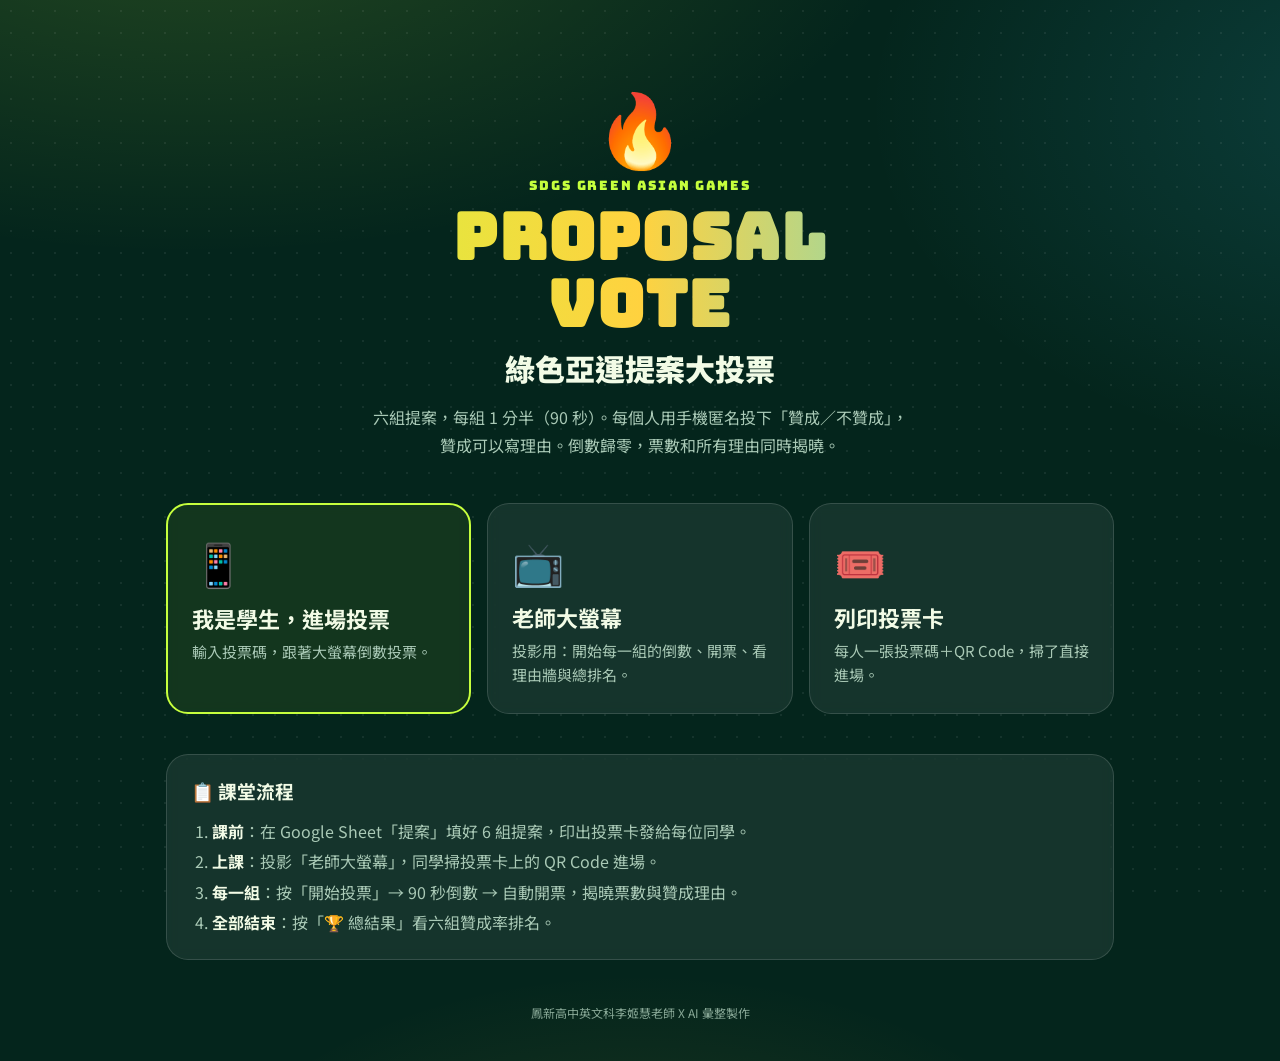
<file: index.html>
<!doctype html>
<html lang="zh-Hant">
<head>
<meta charset="utf-8">
<meta name="viewport" content="width=device-width, initial-scale=1">
<meta name="theme-color" content="#04251c">
<title>SDGs 綠色亞運提案投票</title>
<link rel="preconnect" href="https://fonts.googleapis.com">
<link rel="preconnect" href="https://fonts.gstatic.com" crossorigin>
<link href="https://fonts.googleapis.com/css2?family=Bungee&family=Noto+Sans+TC:wght@500;700;900&display=swap" rel="stylesheet">
<link rel="stylesheet" href="assets/style.css?v=3">
<style>
  main { max-width: 980px; margin: 0 auto; padding: 8vh 16px 20px; }
  .hero { text-align: center; }
  .hero .torch { font-size: 72px; display: inline-block; animation: flame 1.6s ease-in-out infinite; }
  @keyframes flame { 50% { transform: translateY(-6px) rotate(4deg) scale(1.05); } }
  h1 { font-family: var(--display); font-size: clamp(30px, 6vw, 64px); line-height: 1.05; margin: 10px 0 8px; letter-spacing: .02em;
    background: linear-gradient(90deg, var(--lime), var(--sun), var(--sky)); -webkit-background-clip: text; background-clip: text; color: transparent; }
  .sub { font-size: clamp(20px, 3vw, 30px); font-weight: 900; margin: 0; }
  .what { color: var(--muted); max-width: 34em; margin: 14px auto 0; line-height: 1.7; }
  .doors { display: grid; grid-template-columns: repeat(auto-fit, minmax(240px, 1fr)); gap: 16px; margin-top: 44px; }
  .door { display: block; text-decoration: none; color: var(--ink); padding: 26px 24px; transition: transform .15s, border-color .2s, box-shadow .2s; }
  .door:hover { transform: translateY(-4px); border-color: var(--lime); box-shadow: 0 16px 40px rgba(0,0,0,.3); }
  .door .e { font-size: 42px; }
  .door h2 { margin: 10px 0 6px; font-size: 22px; }
  .door p { margin: 0; color: var(--muted); line-height: 1.6; font-size: 15px; }
  .door.main { border: 2px solid var(--lime); background: rgba(198,255,61,.08); }
  .steps { margin-top: 40px; padding: 22px 24px; }
  .steps h3 { margin: 0 0 12px; }
  .steps ol { margin: 0; padding-left: 1.3em; line-height: 1.9; color: var(--muted); }
  .steps b { color: var(--ink); }
</style>
</head>
<body>
<main>
  <div class="hero">
    <div class="torch">🔥</div>
    <div class="kicker" id="ev"></div>
    <h1>PROPOSAL<br>VOTE</h1>
    <p class="sub" id="evSub"></p>
    <p class="what">六組提案，每組 1 分半（90 秒）。每個人用手機匿名投下「贊成／不贊成」，贊成可以寫理由。倒數歸零，票數和所有理由同時揭曉。</p>
  </div>
  <div class="doors">
    <a class="card door main" href="vote.html"><div class="e">📱</div><h2>我是學生，進場投票</h2><p>輸入投票碼，跟著大螢幕倒數投票。</p></a>
    <a class="card door" href="screen.html"><div class="e">📺</div><h2>老師大螢幕</h2><p>投影用：開始每一組的倒數、開票、看理由牆與總排名。</p></a>
    <a class="card door" href="cards.html"><div class="e">🎟️</div><h2>列印投票卡</h2><p>每人一張投票碼＋QR Code，掃了直接進場。</p></a>
  </div>
  <div class="card steps">
    <h3>📋 課堂流程</h3>
    <ol>
      <li><b>課前</b>：在 Google Sheet「提案」填好 6 組提案，印出投票卡發給每位同學。</li>
      <li><b>上課</b>：投影「老師大螢幕」，同學掃投票卡上的 QR Code 進場。</li>
      <li><b>每一組</b>：按「開始投票」→ 90 秒倒數 → 自動開票，揭曉票數與贊成理由。</li>
      <li><b>全部結束</b>：按「🏆 總結果」看六組贊成率排名。</li>
    </ol>
  </div>
</main>
<div class="credit" id="credit"></div>
<script src="config.js?v=3"></script>
<script src="assets/common.js?v=3"></script>
<script>
  const C = window.VoteKit.CFG;
  document.getElementById('ev').textContent = C.EVENT_TITLE || '';
  document.getElementById('evSub').textContent = C.EVENT_SUBTITLE || '';
  document.getElementById('credit').textContent = C.CREDIT || '';
</script>
</body>
</html>
</file>
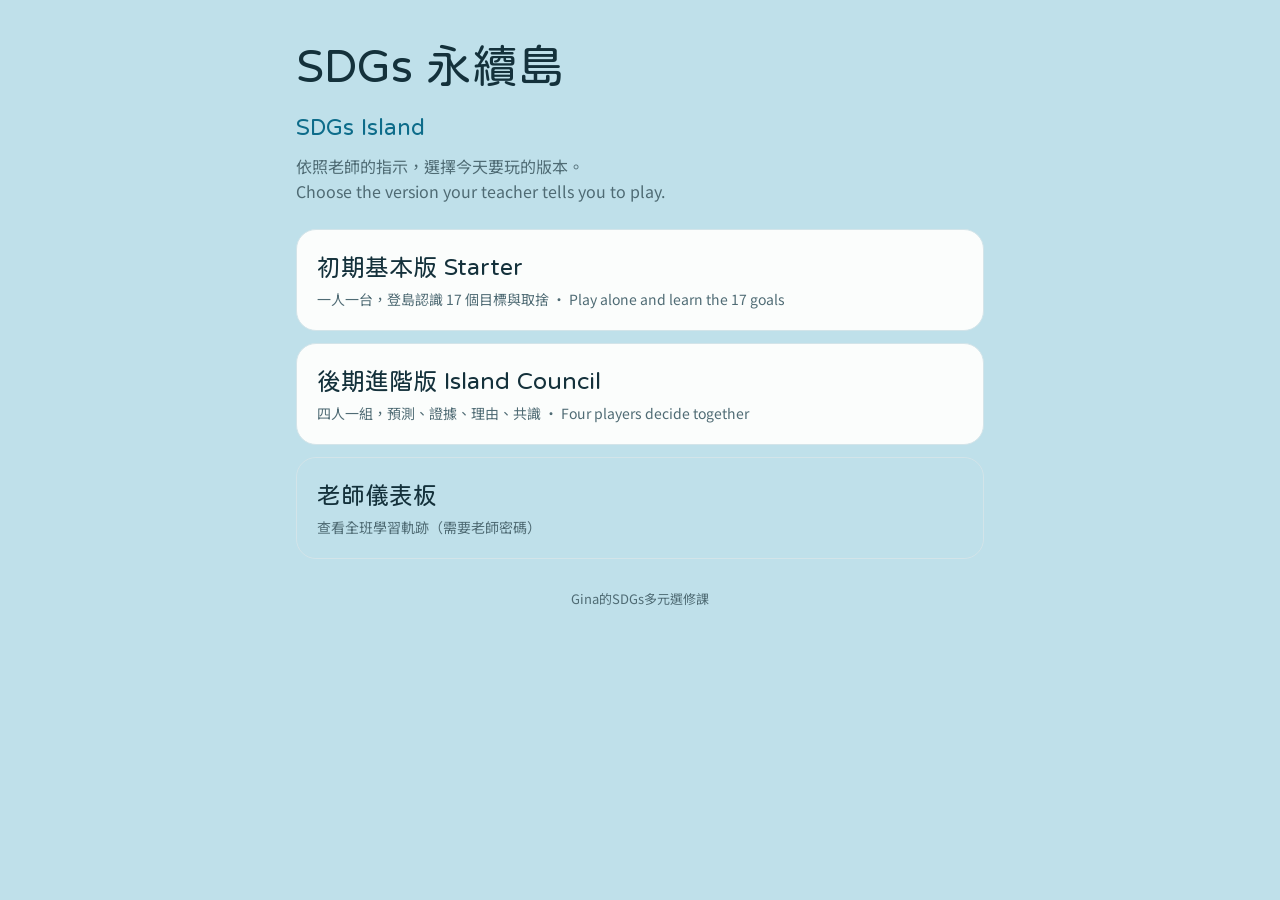
<file: sdgs-island/index.html>
<!doctype html>
<html lang="zh-Hant">
<head>
<meta charset="utf-8">
<meta name="viewport" content="width=device-width,initial-scale=1,viewport-fit=cover">
<title>SDGs 永續島</title>
<link rel="preconnect" href="https://fonts.googleapis.com">
<link rel="stylesheet" href="https://fonts.googleapis.com/css2?family=Huninn&family=Noto+Sans+TC:wght@400;500;700&display=swap">
<style>
:root{--sea:#bfe0ea;--paper:#fbfdfc;--ink:#14313b;--muted:#4f6b74;--line:#d3e4e9;--accent:#0d6c8a;
  --display:"Huninn","Noto Sans TC",system-ui,sans-serif;--body:"Noto Sans TC",system-ui,-apple-system,"PingFang TC",sans-serif;color-scheme:light}
@media (prefers-color-scheme:dark){:root{--sea:#0f2a35;--paper:#132b35;--ink:#e7f2f5;--muted:#9db7bf;--line:#24485a;--accent:#5cc3e0;color-scheme:dark}}
*{box-sizing:border-box}
body{margin:0;background:var(--sea);color:var(--ink);font-family:var(--body);line-height:1.6}
.wrap{max-width:720px;margin:0 auto;padding-block:40px;padding-left:max(16px,env(safe-area-inset-left,0px));padding-right:max(16px,env(safe-area-inset-right,0px))}
h1{font-family:var(--display);font-weight:400;font-size:clamp(30px,7vw,46px);margin:0;line-height:1.15}
p{color:var(--muted);margin:8px 0 0}
.cards{display:grid;gap:12px;margin-top:24px}
a.card{display:block;background:var(--paper);border:1px solid var(--line);border-radius:20px;padding:18px 20px;color:var(--ink);text-decoration:none}
a.card:hover,a.card:focus-visible{border-color:var(--accent);outline:none}
a.card b{font-family:var(--display);font-weight:400;font-size:24px;display:block}
a.card span{color:var(--muted);font-size:14px}
a.card.teacher{background:transparent}
footer{margin-top:30px;text-align:center;color:var(--muted);font-size:13px}
</style>
</head>
<body>
<div class="wrap">
  <h1>SDGs 永續島<br><span style="font-size:.5em;color:var(--accent)">SDGs Island</span></h1>
  <p>依照老師的指示，選擇今天要玩的版本。<br>Choose the version your teacher tells you to play.</p>
  <div class="cards">
    <a class="card" href="island.html"><b>初期基本版 Starter</b><span>一人一台，登島認識 17 個目標與取捨 · Play alone and learn the 17 goals</span></a>
    <a class="card" href="council.html"><b>後期進階版 Island Council</b><span>四人一組，預測、證據、理由、共識 · Four players decide together</span></a>
    <a class="card teacher" href="dashboard.html"><b>老師儀表板</b><span>查看全班學習軌跡（需要老師密碼）</span></a>
  </div>
  <footer>Gina的SDGs多元選修課</footer>
</div>
</body>
</html>
</file>
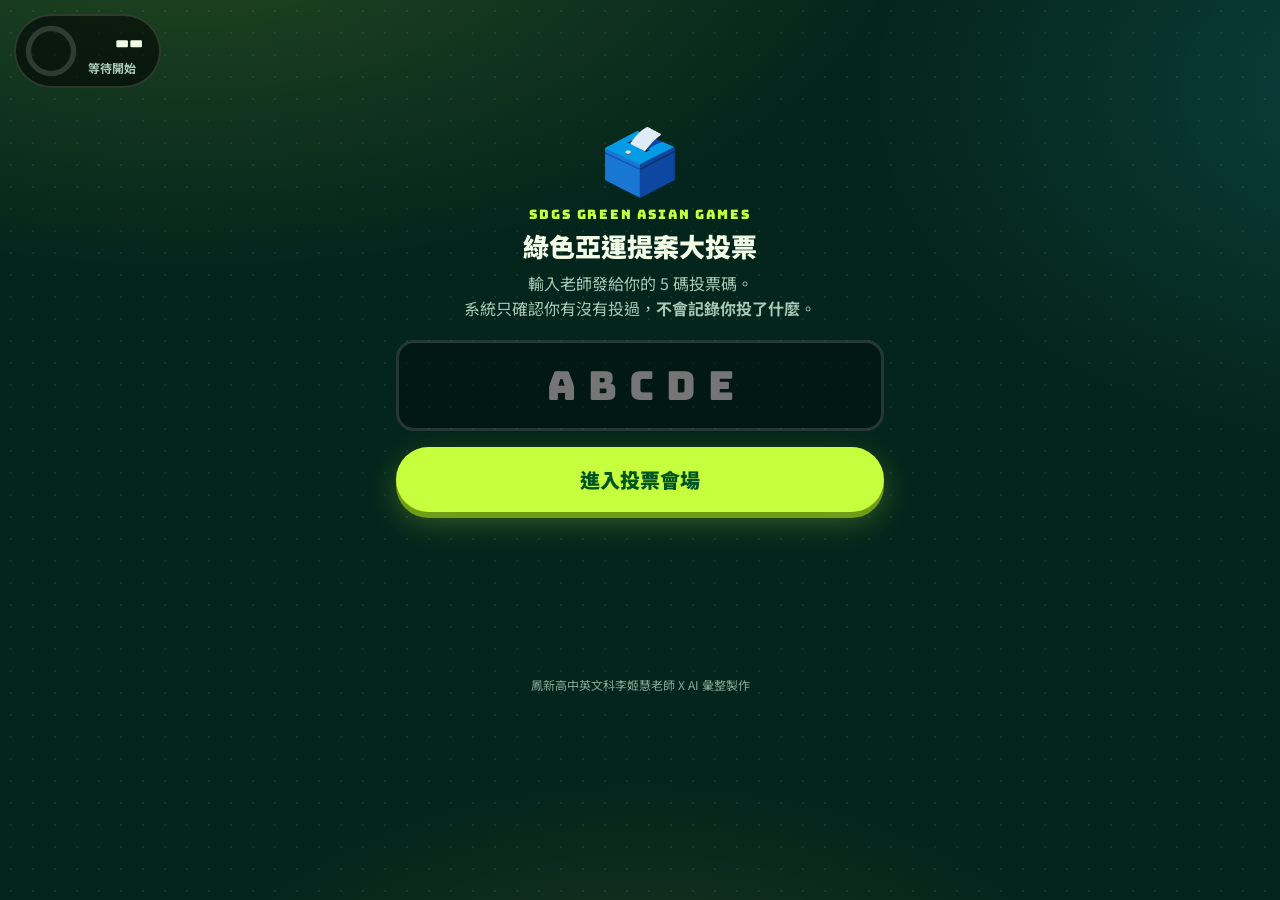
<file: vote.html>
<!doctype html>
<html lang="zh-Hant">
<head>
<meta charset="utf-8">
<meta name="viewport" content="width=device-width, initial-scale=1, viewport-fit=cover">
<meta name="theme-color" content="#04251c">
<title>學生投票｜SDGs 綠色亞運提案</title>
<link rel="preconnect" href="https://fonts.googleapis.com">
<link rel="preconnect" href="https://fonts.gstatic.com" crossorigin>
<link href="https://fonts.googleapis.com/css2?family=Bungee&family=Noto+Sans+TC:wght@500;700;900&display=swap" rel="stylesheet">
<link rel="stylesheet" href="assets/style.css?v=3">
<style>
  .top { display: flex; justify-content: flex-end; align-items: center; padding: 22px 16px 0 170px; min-height: 82px; }
  .chip { font-size: 13px; font-weight: 700; color: var(--muted); background: rgba(0,0,0,.35); border: 1px solid var(--line); border-radius: 999px; padding: 6px 12px; }
  .chip b { font-family: var(--display); color: var(--lime); letter-spacing: .08em; font-weight: 400; }
  .chip button { background: none; border: 0; color: var(--sky); font-weight: 700; padding: 0 0 0 6px; font-size: 13px; }
  main { max-width: 520px; margin: 0 auto; padding: 10px 16px 140px; }
  .dots { display: flex; gap: 6px; justify-content: center; margin: 6px 0 16px; }
  .dots i { width: 30px; height: 8px; border-radius: 99px; background: rgba(255,255,255,.14); }
  .dots i.done { background: var(--muted); }
  .dots i.now { background: var(--lime); box-shadow: 0 0 12px var(--lime); }
  h1 { font-size: 26px; line-height: 1.3; margin: 6px 0 8px; font-weight: 900; }
  .lead { color: var(--muted); margin: 0 0 18px; line-height: 1.6; }

  /* 登入 */
  .login { text-align: center; padding-top: 18px; }
  .login .big { font-size: 64px; margin-bottom: 4px; animation: bob 2.4s ease-in-out infinite; }
  @keyframes bob { 50% { transform: translateY(-8px) rotate(-4deg); } }
  .code-in { width: 100%; font-family: var(--display); font-size: 40px; letter-spacing: .3em; text-align: center; text-transform: uppercase;
    padding: 16px 8px 16px 20px; border-radius: 18px; border: 3px solid var(--line); background: rgba(0,0,0,.35); color: var(--lime); outline: none; }
  .code-in:focus { border-color: var(--lime); box-shadow: 0 0 0 6px rgba(198,255,61,.15); }
  .login .btn { width: 100%; margin-top: 16px; font-size: 20px; padding: 18px; }

  /* 等待 */
  .wait { text-align: center; padding: 40px 10px; }
  .orb { width: 140px; height: 140px; margin: 0 auto 22px; border-radius: 50%; position: relative;
    background: radial-gradient(circle at 35% 30%, #eaffb0, var(--lime) 40%, #3c7d10 100%); box-shadow: 0 0 60px rgba(198,255,61,.45); animation: breathe 2.2s ease-in-out infinite; display: grid; place-items: center; font-size: 56px; }
  .orb::after { content: ''; position: absolute; inset: -14px; border-radius: 50%; border: 2px dashed rgba(198,255,61,.5); animation: spin 9s linear infinite; }
  @keyframes breathe { 50% { transform: scale(1.06); } }
  @keyframes spin { to { transform: rotate(360deg); } }
  .loading-dots::after { content: '…'; animation: dots 1.4s steps(4) infinite; display: inline-block; width: 1.2em; text-align: left; overflow: hidden; vertical-align: bottom; }
  @keyframes dots { 0% { width: 0; } 100% { width: 1.2em; } }

  /* 選票 */
  .proposal { padding: 20px; margin-bottom: 18px; position: relative; overflow: hidden; }
  .proposal::before { content: ''; position: absolute; inset: 0 auto 0 0; width: 6px; background: linear-gradient(var(--lime), var(--sky)); }
  .proposal .g { display: inline-block; font-weight: 900; font-size: 14px; color: #052; background: var(--lime); border-radius: 8px; padding: 3px 10px; }
  .proposal h2 { font-size: 24px; line-height: 1.35; margin: 10px 0 6px; }
  .proposal p { margin: 0; color: var(--muted); line-height: 1.6; }
  .choices { display: grid; grid-template-columns: 1fr 1fr; gap: 12px; }
  .choice { border: 3px solid transparent; border-radius: 22px; padding: 22px 8px 18px; font-size: 22px; font-weight: 900; color: var(--ink);
    background: rgba(255,255,255,.06); display: flex; flex-direction: column; align-items: center; gap: 6px; transition: transform .12s, background .2s, border-color .2s, box-shadow .2s; }
  .choice .emo { font-size: 46px; line-height: 1; transition: transform .2s; }
  .choice:active { transform: scale(.96); }
  .choice.yes.sel { background: rgba(62,240,138,.18); border-color: var(--yes); box-shadow: 0 0 30px rgba(62,240,138,.35); }
  .choice.no.sel { background: rgba(255,90,95,.18); border-color: var(--no); box-shadow: 0 0 30px rgba(255,90,95,.35); }
  .choice.sel .emo { transform: scale(1.2) rotate(-8deg); }
  .reason { margin-top: 16px; animation: drop .3s ease-out; }
  @keyframes drop { from { opacity: 0; transform: translateY(-8px); } }
  .reason label { display: block; font-weight: 900; margin-bottom: 8px; }
  .reason label small { font-weight: 500; color: var(--muted); }
  .reason textarea { width: 100%; min-height: 110px; border-radius: 16px; border: 2px solid var(--line); background: rgba(0,0,0,.35); color: var(--ink); font-size: 17px; padding: 14px; resize: vertical; outline: none; line-height: 1.5; }
  .reason textarea:focus { border-color: var(--yes); }
  .reason .cnt { text-align: right; font-size: 12px; color: var(--muted); margin-top: 4px; }
  .dock { position: fixed; left: 0; right: 0; bottom: 0; padding: 14px 16px calc(14px + env(safe-area-inset-bottom)); background: linear-gradient(transparent, rgba(4,37,28,.95) 30%); z-index: 30; }
  .dock .btn { display: block; width: 100%; max-width: 520px; margin: 0 auto; font-size: 21px; padding: 18px; }

  /* 已投出 */
  .sent { text-align: center; padding: 30px 10px; }
  .box { width: 170px; height: 140px; margin: 30px auto 24px; position: relative; }
  .box .bin { position: absolute; bottom: 0; left: 0; right: 0; height: 100px; border-radius: 10px 10px 18px 18px; background: linear-gradient(#1c6b4f, #0d4a35); border: 3px solid var(--lime); display: grid; place-items: center; font-weight: 900; color: var(--lime); }
  .box .slot { position: absolute; top: 36px; left: 50%; width: 80px; height: 8px; margin-left: -40px; background: #021; border-radius: 4px; z-index: 2; }
  .box .paper { position: absolute; top: -10px; left: 50%; width: 60px; height: 74px; margin-left: -30px; background: #fff; border-radius: 6px; z-index: 1; animation: insert 1s .2s cubic-bezier(.5,0,.7,1) forwards; display: grid; place-items: center; font-size: 30px; }
  @keyframes insert { 60% { transform: translateY(20px); } 100% { transform: translateY(70px); opacity: 0; } }
  .sent h2 { font-size: 28px; margin: 0 0 6px; }

  /* 結果 */
  .verdict { text-align: center; font-family: var(--display); font-size: 46px; margin: 8px 0 4px; letter-spacing: .04em; }
  .verdict.pass { color: var(--yes); text-shadow: 0 0 30px rgba(62,240,138,.6); }
  .verdict.fail { color: var(--no); }
  .verdict.tie { color: var(--sun); }
  .tally { display: grid; grid-template-columns: 1fr 1fr; gap: 12px; margin: 16px 0; }
  .tally .t { padding: 16px; text-align: center; }
  .tally .t .n { font-family: var(--display); font-size: 48px; line-height: 1.1; }
  .tally .y .n { color: var(--yes); } .tally .x .n { color: var(--no); }
  .tally .lbl { font-weight: 900; color: var(--muted); }
  .bar { height: 14px; border-radius: 99px; overflow: hidden; display: flex; background: rgba(255,255,255,.1); }
  .bar .by { background: var(--yes); transition: width 1s; } .bar .bn { background: var(--no); transition: width 1s; }
  .reasons h3 { font-size: 18px; margin: 26px 0 10px; }
  .note { background: #fffbe0; color: #2b2b1a; border-radius: 6px 16px 16px 16px; padding: 12px 14px; margin-bottom: 10px; font-size: 16px; line-height: 1.5; font-weight: 700; box-shadow: 0 6px 16px rgba(0,0,0,.25); animation: drop .35s ease-out both; }
  .note:nth-child(3n+2) { background: #e5ffc4; } .note:nth-child(3n) { background: #d9f6ff; }
  .muted { color: var(--muted); }
</style>
</head>
<body>
<header class="top"><div class="chip hidden" id="who">投票碼 <b id="whoCode"></b><button id="logout">換碼</button></div></header>
<main>
  <div class="dots hidden" id="dots"></div>

  <!-- 1. 輸入投票碼 -->
  <section class="login hidden" id="vLogin">
    <div class="big">🗳️</div>
    <div class="kicker" id="evTitle"></div>
    <h1 id="evSub"></h1>
    <p class="lead">輸入老師發給你的 5 碼投票碼。<br>系統只確認你有沒有投過，<b>不會記錄你投了什麼</b>。</p>
    <input class="code-in" id="codeIn" maxlength="8" autocomplete="off" autocapitalize="characters" spellcheck="false" placeholder="ABCDE" inputmode="text">
    <button class="btn" id="codeBtn">進入投票會場</button>
  </section>

  <!-- 2. 等待 -->
  <section class="wait hidden" id="vWait">
    <div class="orb">🌱</div>
    <h1 id="waitTitle">等待老師開始<span class="loading-dots"></span></h1>
    <p class="lead" id="waitSub">看大螢幕，倒數開始就能投票</p>
  </section>

  <!-- 3. 選票 -->
  <section class="hidden" id="vBallot">
    <div class="card proposal"><span class="g" id="bG"></span><h2 id="bTitle"></h2><p id="bDesc"></p></div>
    <div class="choices">
      <button class="choice yes" data-v="yes"><span class="emo">👍</span>贊成</button>
      <button class="choice no" data-v="no"><span class="emo">👎</span>不贊成</button>
    </div>
    <div class="reason hidden" id="reasonBox">
      <label for="reason">贊成的理由 <small id="reasonHint">（匿名，揭曉時會出現在大螢幕）</small></label>
      <textarea id="reason" maxlength="120" placeholder="例如：可以減少一次性垃圾，又不會太麻煩"></textarea>
      <div class="cnt"><span id="cnt">0</span> / <span id="cntMax">120</span></div>
    </div>
  </section>

  <!-- 4. 已投出 -->
  <section class="sent hidden" id="vSent">
    <div class="box"><div class="paper" id="paperEmo">👍</div><div class="slot"></div><div class="bin">BALLOT BOX</div></div>
    <h2>已投入票箱！</h2>
    <p class="lead">你的票是匿名的。<br>倒數結束後，結果會同時出現在大螢幕和這裡。</p>
  </section>

  <!-- 5. 錯過 -->
  <section class="wait hidden" id="vMissed">
    <div class="orb" style="filter:grayscale(.6)">⏰</div>
    <h1>時間到！這一輪沒投到</h1>
    <p class="lead">別擔心，下一組開始時再投。</p>
  </section>

  <!-- 6. 開票中 / 結果 -->
  <section class="wait hidden" id="vCounting">
    <div class="orb">🥁</div>
    <h1>開票中<span class="loading-dots"></span></h1>
  </section>
  <section class="hidden" id="vResult">
    <div class="card proposal"><span class="g" id="rG"></span><h2 id="rTitle"></h2></div>
    <div class="verdict" id="rVerdict"></div>
    <div class="tally">
      <div class="card t y"><div class="n" id="rYes">0</div><div class="lbl">👍 贊成</div></div>
      <div class="card t x"><div class="n" id="rNo">0</div><div class="lbl">👎 不贊成</div></div>
    </div>
    <div class="bar"><div class="by" id="rBy" style="width:0"></div><div class="bn" id="rBn" style="width:0"></div></div>
    <div class="reasons"><h3>💬 贊成理由（<span id="rCount">0</span>）</h3><div id="rList"></div></div>
    <p class="lead" style="text-align:center;margin-top:24px">等待下一組開始<span class="loading-dots"></span></p>
  </section>
</main>

<div class="dock hidden" id="dock"><button class="btn" id="sendBtn" disabled>投下這一票</button></div>
<div class="vignette" id="vig"></div>
<div class="credit" id="credit"></div>

<script src="config.js?v=3"></script>
<script src="assets/common.js?v=3"></script>
<script>
(function () {
  const K = window.VoteKit, CFG = K.CFG, $ = id => document.getElementById(id);
  const CODE_KEY = 'sdgsVoteCode' + (K.DEMO ? '_demo' : '');
  const timer = K.mountTimer();
  const views = ['vLogin', 'vWait', 'vBallot', 'vSent', 'vMissed', 'vCounting', 'vResult'];
  let code = '', used = new Set(), st = null, view = '', choice = '', sending = false, resultShown = 0, lastBeep = -1;

  $('evTitle').textContent = CFG.EVENT_TITLE || '';
  $('evSub').textContent = CFG.EVENT_SUBTITLE || '提案投票';
  $('credit').textContent = CFG.CREDIT || '';
  $('cntMax').textContent = CFG.REASON_MAX || 120;
  $('reason').maxLength = CFG.REASON_MAX || 120;
  if (CFG.REQUIRE_REASON) $('reasonHint').textContent = '（必填，匿名，揭曉時會出現在大螢幕）';

  function show(v) {
    if (view === v) return;
    view = v;
    views.forEach(x => $(x).classList.toggle('hidden', x !== v));
    $('dock').classList.toggle('hidden', v !== 'vBallot');
    if (v !== 'vBallot') $('vig').classList.remove('on');
    window.scrollTo({ top: 0 });
  }

  function dots() {
    if (!st) return;
    const d = $('dots'); d.classList.remove('hidden');
    let h = '';
    for (let i = 1; i <= K.ROUNDS; i++) h += '<i class="' + (i === st.round ? 'now' : (st.done || []).indexOf(i) >= 0 ? 'done' : '') + '"></i>';
    d.innerHTML = h;
  }

  /* ---------- 登入 ---------- */
  async function login(c) {
    c = String(c || '').trim().toUpperCase();
    if (!c) return;
    $('codeBtn').disabled = true;
    try {
      const r = await K.api('check', { code: c });
      if (!r.ok) { K.toast(r.error || '投票碼錯誤', true); localStorage.removeItem(CODE_KEY); show('vLogin'); return; }
      code = r.code; used = new Set(r.used || []);
      try { localStorage.setItem(CODE_KEY, code); } catch (e) {}
      $('whoCode').textContent = code; $('who').classList.remove('hidden');
      K.SFX.unlock();
      poll();
    } catch (e) {
      K.toast('連線失敗，請再試一次', true);
    } finally { $('codeBtn').disabled = false; }
  }
  $('codeBtn').onclick = () => login($('codeIn').value);
  $('codeIn').addEventListener('keydown', e => { if (e.key === 'Enter') login($('codeIn').value); });
  $('logout').onclick = () => { localStorage.removeItem(CODE_KEY); location.href = location.pathname; };

  /* ---------- 選票 ---------- */
  document.querySelectorAll('.choice').forEach(b => b.onclick = () => {
    choice = b.dataset.v;
    document.querySelectorAll('.choice').forEach(x => x.classList.toggle('sel', x === b));
    $('reasonBox').classList.toggle('hidden', choice !== 'yes');
    K.SFX.pop();
    if (navigator.vibrate) navigator.vibrate(20);
    validate();
    if (choice === 'yes') setTimeout(() => $('reason').focus({ preventScroll: false }), 50);
  });
  $('reason').addEventListener('input', () => { $('cnt').textContent = $('reason').value.length; validate(); });
  function validate() {
    let ok = !!choice;
    if (choice === 'yes' && CFG.REQUIRE_REASON && $('reason').value.trim().length < 2) ok = false;
    $('sendBtn').disabled = !ok || sending;
    $('sendBtn').textContent = !choice ? '先選贊成或不贊成' : (ok ? '投下這一票 🗳️' : '寫下贊成的理由');
  }
  function resetBallot() {
    choice = ''; $('reason').value = ''; $('cnt').textContent = '0';
    document.querySelectorAll('.choice').forEach(x => x.classList.remove('sel'));
    $('reasonBox').classList.add('hidden');
    validate();
  }
  $('sendBtn').onclick = async () => {
    if (!st || !choice) return;
    sending = true; validate(); $('sendBtn').textContent = '投票中…';
    const round = st.round;
    try {
      const r = await K.api('vote', { code, r: round, v: choice, reason: choice === 'yes' ? $('reason').value.trim() : '' });
      if (r.ok || r.already) {
        used.add(round);
        $('paperEmo').textContent = choice === 'yes' ? '👍' : '👎';
        show('vSent');
        K.SFX.start();
        if (navigator.vibrate) navigator.vibrate([30, 40, 80]);
        if (r.already) K.toast('這組投票碼本輪已投過');
      } else {
        K.toast(r.error || '投票失敗', true);
      }
    } catch (e) {
      K.toast('連線失敗，請再按一次', true);
    } finally { sending = false; validate(); }
  };

  /* ---------- 輪詢狀態 ---------- */
  let pollT = null;
  async function poll() {
    clearTimeout(pollT);
    const sent = Date.now();
    try {
      const s = await K.api('state');
      if (s.ok) { K.syncClock(s.now, sent); apply(s); }
    } catch (e) { /* 下次再試 */ }
    pollT = setTimeout(poll, 2500);
  }

  function apply(s) {
    const prevRound = st ? st.round : null;
    st = s;
    dots();
    if (!code) return;
    const left = s.endAt - K.serverNow();
    if (!s.round) { show('vWait'); $('waitTitle').innerHTML = '等待老師開始<span class="loading-dots"></span>'; return; }
    const p = s.proposals[s.round - 1] || {};
    if (left > 0) {
      if (used.has(s.round)) { show('vSent'); return; }
      if (view !== 'vBallot' || prevRound !== s.round) {
        resetBallot();
        $('bG').textContent = p.g; $('bTitle').textContent = p.title; $('bDesc').textContent = p.desc || '';
        show('vBallot');
        K.SFX.start();
        if (navigator.vibrate) navigator.vibrate(120);
      }
      return;
    }
    // 已截止
    if (s.revealed) {
      if (resultShown !== s.round || view !== 'vResult') loadResult(s.round);
    } else if (view !== 'vMissed' || used.has(s.round)) {
      show(used.has(s.round) ? 'vCounting' : 'vMissed');
    }
  }

  async function loadResult(r) {
    resultShown = r;
    if (view !== 'vMissed') show('vCounting');
    try {
      const res = await K.api('result', { r });
      if (!res.ok) { resultShown = 0; return; }
      const p = st.proposals[r - 1] || {};
      $('rG').textContent = p.g; $('rTitle').textContent = p.title;
      const v = K.verdictOf(res.yes, res.no);
      $('rVerdict').className = 'verdict ' + v; $('rVerdict').textContent = K.VERDICT_TEXT[v];
      $('rYes').textContent = '0'; $('rNo').textContent = '0';
      $('rBy').style.width = '0'; $('rBn').style.width = '0';
      $('rCount').textContent = res.reasons.length;
      $('rList').innerHTML = res.reasons.length
        ? res.reasons.map((t, i) => '<div class="note" style="animation-delay:' + (0.6 + i * 0.08) + 's">' + K.esc(t) + '</div>').join('')
        : '<p class="muted">這一組沒有人留下理由。</p>';
      show('vResult');
      const tot = res.yes + res.no || 1;
      requestAnimationFrame(() => { $('rBy').style.width = (res.yes / tot * 100) + '%'; $('rBn').style.width = (res.no / tot * 100) + '%'; });
      K.countUp($('rYes'), res.yes, 900); K.countUp($('rNo'), res.no, 900);
      if (v === 'pass') { K.confetti(70); K.SFX.fanfare(); } else K.SFX.ding();
      if (navigator.vibrate) navigator.vibrate([60, 60, 60]);
    } catch (e) { resultShown = 0; }
  }

  /* ---------- 本地計時 ---------- */
  setInterval(() => {
    if (!st || !st.round || !code) { timer.set(null); return; }
    const left = st.endAt - K.serverNow();
    const total = st.roundMs || 90000;
    if (left > 0) {
      timer.set(left, total);
      const s = Math.ceil(left / 1000);
      $('vig').classList.toggle('on', view === 'vBallot' && s <= 10);
      if (view === 'vBallot' && s <= 10 && s !== lastBeep) { lastBeep = s; K.SFX.beep(false); if (navigator.vibrate) navigator.vibrate(40); }
    } else {
      timer.set(null, total, '已截止');
      $('vig').classList.remove('on');
      if (view === 'vBallot') { show('vMissed'); K.SFX.buzzer(); setTimeout(poll, 1800); }
    }
  }, 200);

  /* ---------- 開始 ---------- */
  const q = new URLSearchParams(location.search);
  const fromUrl = q.get('code');
  if (fromUrl) history.replaceState(null, '', location.pathname + (K.DEMO && q.get('demo') ? '?demo=1' : ''));
  const saved = fromUrl || (function () { try { return localStorage.getItem(CODE_KEY); } catch (e) { return ''; } })();
  if (saved) { $('codeIn').value = saved; login(saved); } else { show('vLogin'); poll(); }
  if (K.DEMO) $('codeIn').placeholder = 'DEMO1';
  document.addEventListener('visibilitychange', () => { if (!document.hidden && code) poll(); });
})();
</script>
</body>
</html>
</file>
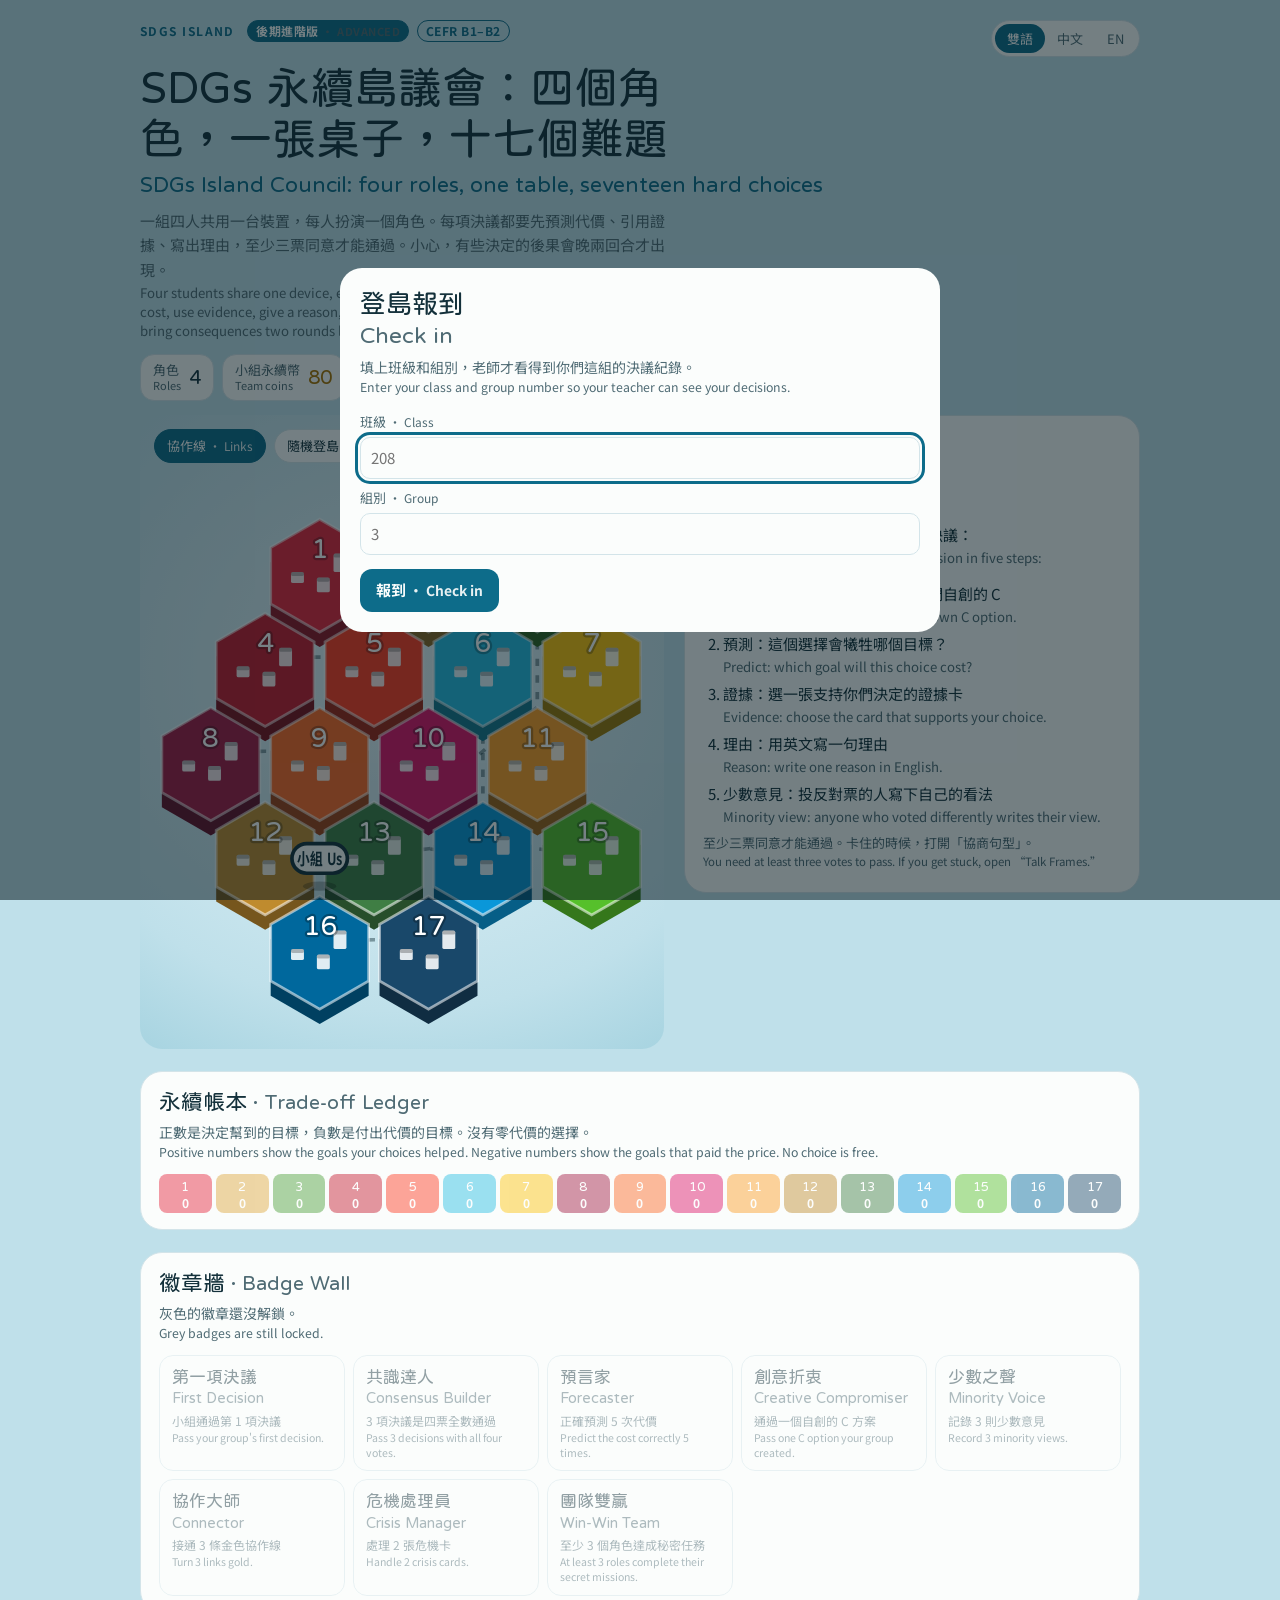
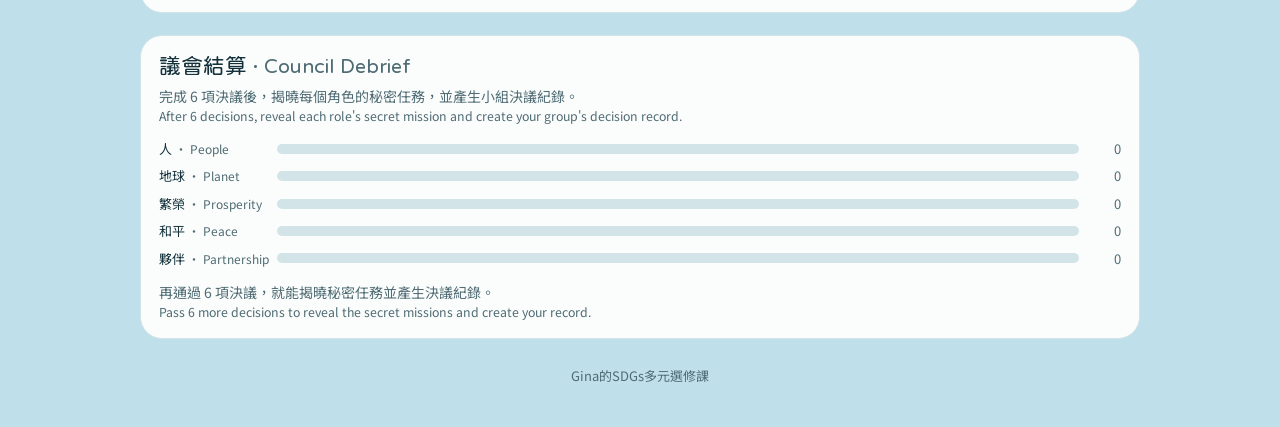
<file: sdgs-island/council.html>
<!doctype html>
<html lang="zh-Hant">
<head>
<meta charset="utf-8">
<meta name="viewport" content="width=device-width,initial-scale=1,viewport-fit=cover">
<title>SDGs 永續島議會</title>
<link rel="preconnect" href="https://fonts.googleapis.com">
<link rel="stylesheet" href="https://fonts.googleapis.com/css2?family=Huninn&family=Noto+Sans+TC:wght@400;500;700&display=swap">
<link rel="stylesheet" href="game.css">
<style>:root{padding-top:env(safe-area-inset-top,0px);padding-bottom:env(safe-area-inset-bottom,0px)}body{margin:0}img{max-width:100%}</style>
</head>
<body>

<div class="wrap">
  <header>
    <div class="top">
      <div class="kicker">SDGs Island <span class="pill stage-pill" id="stagePill"></span><span class="pill">CEFR B1–B2</span></div>
      <div class="lang" role="group" aria-label="Language">
        <button data-lang="both">雙語</button><button data-lang="zh">中文</button><button data-lang="en">EN</button>
      </div>
    </div>
    <h1 id="h1"></h1>
    <p id="intro"></p>
  </header>

  <div class="hud" id="hud"></div>

  <div class="stage">
    <div class="mapbox">
      <div class="tools">
        <button class="chip-btn" id="toggleLines" aria-pressed="true"></button>
        <button class="chip-btn" id="randomIsle"></button>
        <button class="chip-btn" id="resetBtn"></button>
      </div>
      <svg id="map" viewBox="0 0 360 330" role="group" aria-label="SDGs islands map"></svg>
    </div>
    <aside class="sheet" id="sheet" aria-live="polite"></aside>
  </div>

  <section class="panel">
    <h3 id="ledgerH"></h3>
    <p class="sub" id="ledgerSub"></p>
    <div class="cells" id="cells"></div>
  </section>

  <section class="panel">
    <h3 id="badgeH"></h3>
    <p class="sub" id="badgeSub"></p>
    <div class="badges" id="badges"></div>
  </section>

  <section class="panel">
    <h3 id="endH"></h3>
    <p class="sub" id="endSub"></p>
    <div class="titlecard" id="titlecard"></div>
  </section>

  <footer>Gina的SDGs多元選修課</footer>
</div>

<div class="overlay" id="overlay" hidden><div class="modal" id="modal" role="dialog" aria-modal="true"></div></div>
<div class="toast" id="toast" hidden></div>

<script src="config.js"></script>
<script src="data.js"></script>
<script>window.SDG_MODE="pro";</script>
<script src="game.js"></script>
</body>
</html>
</file>
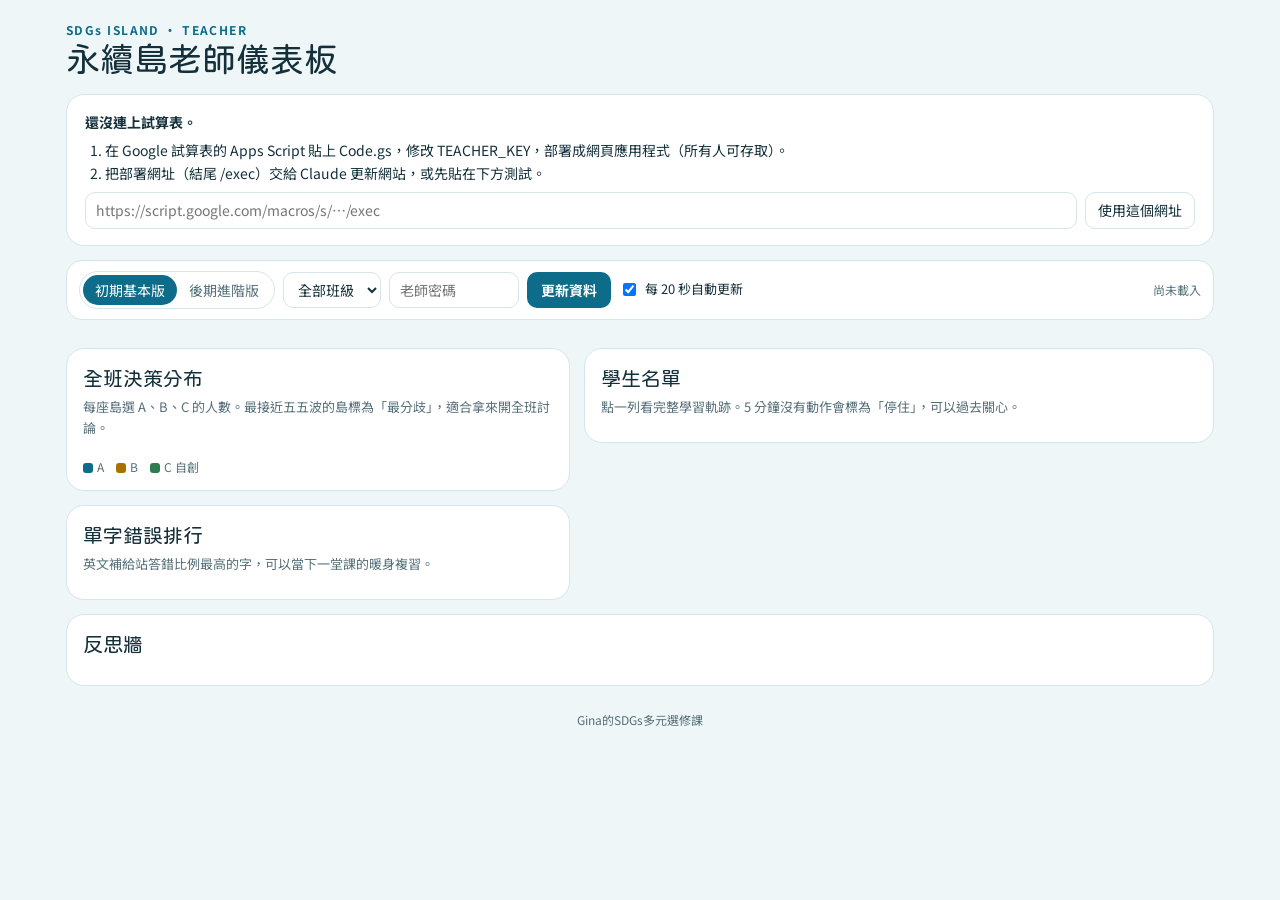
<file: sdgs-island/dashboard.html>
<!doctype html>
<html lang="zh-Hant">
<head>
<meta charset="utf-8">
<meta name="viewport" content="width=device-width,initial-scale=1,viewport-fit=cover">
<title>永續島老師儀表板</title>
<link rel="preconnect" href="https://fonts.googleapis.com">
<link rel="stylesheet" href="https://fonts.googleapis.com/css2?family=Huninn&family=Noto+Sans+TC:wght@400;500;700&display=swap">
<style>
/* Layout: control bar, KPI row, then two-column grid (island split + word misses | roster), timeline/reason wall below */
:root{
  --bg:#eef6f8; --paper:#ffffff; --ink:#14313b; --muted:#557079; --line:#d6e5ea;
  --accent:#0d6c8a; --gold:#a87200; --good:#2e7d4f; --bad:#b4372f; --warn:#b26b00;
  --display:"Huninn","Noto Sans TC",system-ui,sans-serif;
  --body:"Noto Sans TC",system-ui,-apple-system,"PingFang TC","Microsoft JhengHei",sans-serif;
  color-scheme:light;
}
@media (prefers-color-scheme: dark){:root{
  --bg:#0c2028; --paper:#132b35; --ink:#e7f2f5; --muted:#9db7bf; --line:#24485a;
  --accent:#5cc3e0; --gold:#f2c14e; --good:#6fd39a; --bad:#ff8a7d; --warn:#f2a64e; color-scheme:dark}}
*{box-sizing:border-box}
[hidden]{display:none!important}
body{margin:0;background:var(--bg);color:var(--ink);font-family:var(--body);font-size:14px;line-height:1.6}
.wrap{max-width:1180px;margin:0 auto;padding-block:20px 48px;padding-left:max(16px,env(safe-area-inset-left,0px));padding-right:max(16px,env(safe-area-inset-right,0px))}
h1{font-family:var(--display);font-weight:400;font-size:clamp(24px,4vw,34px);margin:0;line-height:1.2}
.kicker{font-size:12px;letter-spacing:.12em;color:var(--accent);font-weight:700}
.bar{display:flex;flex-wrap:wrap;gap:8px;align-items:center;margin-top:14px;background:var(--paper);border:1px solid var(--line);border-radius:16px;padding:10px 12px}
.seg{display:inline-flex;border:1px solid var(--line);border-radius:999px;padding:3px}
.seg button{font:inherit;border:0;background:transparent;color:var(--muted);border-radius:999px;padding:4px 12px;cursor:pointer}
.seg button[aria-pressed="true"]{background:var(--accent);color:var(--paper)}
select,input{font:inherit;color:var(--ink);background:var(--paper);border:1px solid var(--line);border-radius:10px;padding:6px 10px}
.btn{font:inherit;font-weight:700;border:0;background:var(--accent);color:var(--paper);border-radius:10px;padding:7px 14px;cursor:pointer}
.ghost{font:inherit;border:1px solid var(--line);background:transparent;color:var(--ink);border-radius:10px;padding:6px 12px;cursor:pointer}
button:focus-visible,select:focus-visible,input:focus-visible,tr:focus-visible{outline:3px solid var(--accent);outline-offset:2px}
.stamp{margin-left:auto;color:var(--muted);font-size:12px;font-variant-numeric:tabular-nums}
.kpis{display:grid;grid-template-columns:repeat(auto-fit,minmax(150px,1fr));gap:10px;margin-top:14px}
.kpi{background:var(--paper);border:1px solid var(--line);border-radius:16px;padding:12px 14px}
.kpi .lb{font-size:12px;color:var(--muted)}
.kpi b{display:block;font-family:var(--display);font-weight:400;font-size:28px;line-height:1.2;font-variant-numeric:tabular-nums}
.kpi small{color:var(--muted)}
.grid{display:grid;grid-template-columns:minmax(0,1fr) minmax(0,1.25fr);gap:14px;margin-top:14px;align-items:start}
@media (max-width:900px){.grid{grid-template-columns:1fr}}
.card{background:var(--paper);border:1px solid var(--line);border-radius:18px;padding:14px 16px;min-width:0}
.card h2{font-family:var(--display);font-weight:400;font-size:20px;margin:0}
.card .sub{color:var(--muted);font-size:13px;margin:2px 0 10px}
.split{display:grid;gap:5px}
.srow{display:grid;grid-template-columns:110px minmax(0,1fr) 54px;gap:8px;align-items:center;font-size:13px}
.srow .nm{white-space:nowrap;overflow:hidden;text-overflow:ellipsis}
.sbar{display:flex;height:14px;border-radius:99px;overflow:hidden;background:var(--line)}
.sbar span{display:block;height:100%}
.sA{background:var(--accent)}.sB{background:var(--gold)}.sC{background:var(--good)}
.srow .n{font-variant-numeric:tabular-nums;color:var(--muted);text-align:right}
.hot{font-size:11px;font-weight:700;color:var(--bad)}
.legend{display:flex;gap:12px;font-size:12px;color:var(--muted);margin-top:8px}
.legend i{display:inline-block;width:10px;height:10px;border-radius:3px;margin-right:4px;vertical-align:-1px}
.tablewrap{overflow-x:auto}
table{width:100%;border-collapse:collapse;font-size:13px;font-variant-numeric:tabular-nums}
th{text-align:left;color:var(--muted);font-weight:500;border-bottom:1px solid var(--line);padding:6px 8px;white-space:nowrap;cursor:pointer}
td{border-bottom:1px solid var(--line);padding:7px 8px;white-space:nowrap}
tr.r{cursor:pointer}
tr.r:hover td,tr.r.sel td{background:color-mix(in srgb,var(--accent) 8%,transparent)}
.pill{display:inline-block;border-radius:99px;padding:0 8px;font-size:12px;font-weight:700}
.pill.idle{background:color-mix(in srgb,var(--warn) 18%,transparent);color:var(--warn)}
.pill.live{background:color-mix(in srgb,var(--good) 18%,transparent);color:var(--good)}
.pill.done{background:color-mix(in srgb,var(--accent) 16%,transparent);color:var(--accent)}
.words{display:grid;gap:4px;font-size:13px}
.words div{display:flex;justify-content:space-between;gap:8px;border-bottom:1px dashed var(--line);padding:3px 0}
.tl{display:grid;gap:6px;max-height:520px;overflow:auto;padding-right:4px}
.ev{display:grid;grid-template-columns:52px 70px minmax(0,1fr);gap:8px;font-size:13px;border-left:3px solid var(--line);padding:2px 0 2px 8px}
.ev time{color:var(--muted);font-variant-numeric:tabular-nums}
.ev .ty{font-weight:700}
.ev.decide{border-color:var(--accent)}.ev.quiz.wrong{border-color:var(--bad)}.ev.crisis,.ev.ripple{border-color:var(--warn)}.ev.card{border-color:var(--good)}
.reasons{display:grid;gap:8px}
.rs{border:1px solid var(--line);border-radius:12px;padding:8px 10px;font-size:13px}
.rs .meta{color:var(--muted);font-size:12px}
.tag{display:inline-block;border-radius:99px;padding:0 8px;color:#fff;font-size:12px;font-weight:700}
.setup{background:var(--paper);border:1px solid var(--line);border-radius:18px;padding:16px 18px;margin-top:14px}
.setup ol{margin:6px 0 0;padding-left:20px}
.err{color:var(--bad);font-weight:700}
footer{margin-top:24px;text-align:center;color:var(--muted);font-size:12px}
</style>
</head>
<body>
<div class="wrap">
  <div class="kicker">SDGs ISLAND · TEACHER</div>
  <h1>永續島老師儀表板</h1>

  <div class="setup" id="setup" hidden>
    <b>還沒連上試算表。</b>
    <ol>
      <li>在 Google 試算表的 Apps Script 貼上 Code.gs，修改 TEACHER_KEY，部署成網頁應用程式（所有人可存取）。</li>
      <li>把部署網址（結尾 /exec）交給 Claude 更新網站，或先貼在下方測試。</li>
    </ol>
    <div style="display:flex;gap:8px;flex-wrap:wrap;margin-top:8px"><input id="epIn" placeholder="https://script.google.com/macros/s/…/exec" style="flex:1;min-width:240px"><button class="ghost" id="epSave">使用這個網址</button></div>
  </div>

  <div class="bar">
    <div class="seg" role="group" aria-label="版本"><button data-v="basic" aria-pressed="true">初期基本版</button><button data-v="pro" aria-pressed="false">後期進階版</button></div>
    <select id="cls" aria-label="班級"><option value="">全部班級</option></select>
    <input id="key" type="password" placeholder="老師密碼" aria-label="老師密碼" style="width:130px">
    <button class="btn" id="load">更新資料</button>
    <label style="display:flex;gap:6px;align-items:center;font-size:13px"><input type="checkbox" id="auto" checked> 每 20 秒自動更新</label>
    <span class="stamp" id="stamp">尚未載入</span>
  </div>
  <p class="err" id="err" hidden></p>

  <div class="kpis" id="kpis"></div>

  <div class="grid">
    <div style="display:grid;gap:14px;min-width:0">
      <section class="card">
        <h2>全班決策分布</h2>
        <p class="sub">每座島選 A、B、C 的人數。最接近五五波的島標為「最分歧」，適合拿來開全班討論。</p>
        <div class="split" id="split"></div>
        <div class="legend"><span><i class="sA"></i>A</span><span><i class="sB"></i>B</span><span id="lgC"><i class="sC"></i>C 自創</span></div>
      </section>
      <section class="card">
        <h2>單字錯誤排行</h2>
        <p class="sub">英文補給站答錯比例最高的字，可以當下一堂課的暖身複習。</p>
        <div class="words" id="words"></div>
      </section>
    </div>
    <div style="display:grid;gap:14px;min-width:0">
      <section class="card">
        <h2 id="rosterH">學生名單</h2>
        <p class="sub">點一列看完整學習軌跡。5 分鐘沒有動作會標為「停住」，可以過去關心。</p>
        <div class="tablewrap"><table><thead id="rosterHead"></thead><tbody id="roster"></tbody></table></div>
      </section>
      <section class="card" id="tlCard" hidden>
        <h2 id="tlH">學習軌跡</h2>
        <p class="sub" id="tlSub"></p>
        <div class="tl" id="tl"></div>
      </section>
    </div>
  </div>

  <section class="card" style="margin-top:14px" id="wallCard">
    <h2 id="wallH">反思牆</h2>
    <p class="sub" id="wallSub"></p>
    <div style="margin-bottom:10px" id="wallFilter"></div>
    <div class="reasons" id="wall"></div>
  </section>

  <footer>Gina的SDGs多元選修課</footer>
</div>

<script src="config.js"></script>
<script src="data.js"></script>
<script>
const CFG=window.SDG_CONFIG||{};
const $=id=>document.getElementById(id);
const esc=s=>String(s??"").replace(/&/g,"&amp;").replace(/</g,"&lt;").replace(/"/g,"&quot;");
const byN=n=>SDG[n-1];
const ls={get:k=>{try{return localStorage.getItem(k)}catch(e){return null}},set:(k,v)=>{try{localStorage.setItem(k,v)}catch(e){}}};
let endpoint=CFG.endpoint||ls.get("sdgDashEp")||"";
let ver="basic", rows=[], selected=null, wallIsland=0, timer=null;
$("key").value=ls.get("sdgDashKey")||"";
$("setup").hidden=!!endpoint;
$("epSave").addEventListener("click",()=>{const v=$("epIn").value.trim();if(!/^https:\/\/script\.google\.com\/macros\/s\/.+\/exec$/.test(v)){showErr("網址格式不對，應該是 https://script.google.com/macros/s/…/exec");return}endpoint=v;ls.set("sdgDashEp",v);$("setup").hidden=true;load()});
document.querySelectorAll(".seg button").forEach(b=>b.addEventListener("click",()=>{ver=b.dataset.v;selected=null;wallIsland=0;document.querySelectorAll(".seg button").forEach(x=>x.setAttribute("aria-pressed",x===b));load()}));
$("load").addEventListener("click",load);
$("cls").addEventListener("change",()=>{selected=null;render()});
$("auto").addEventListener("change",schedule);
function showErr(m){$("err").hidden=!m;$("err").textContent=m||""}
function schedule(){clearInterval(timer);if($("auto").checked)timer=setInterval(()=>{if(document.visibilityState==="visible")load(true)},20000)}

async function load(quiet){
  const key=$("key").value.trim();
  if(!endpoint){$("setup").hidden=false;return}
  if(!key){showErr("請先輸入老師密碼。");return}
  ls.set("sdgDashKey",key);
  if(!quiet)$("stamp").textContent="載入中…";
  try{
    const r=await fetch(`${endpoint}?key=${encodeURIComponent(key)}&v=${ver}`);
    const j=await r.json();
    if(!j.ok){showErr(j.error==="wrong_key"?"老師密碼不對，請確認和 Code.gs 裡的 TEACHER_KEY 一樣。":"讀取失敗："+j.error);return}
    showErr("");rows=j.rows.map(x=>Object.assign(x,{time:new Date(x.ts)})).sort((a,b)=>a.time-b.time);
    $("stamp").textContent="更新於 "+new Date().toLocaleTimeString("zh-TW",{hour12:false});
    render();
  }catch(e){showErr("連不上試算表。請確認部署網址正確，且存取權限設為「所有人」。")}
}

function players(list){
  const m=new Map();
  list.forEach(e=>{if(e.type==="reset")return;let p=m.get(e.id);if(!p){p={id:e.id,cls:e.cls,name:e.name,events:[],decide:{},quiz:{},badges:new Set(),first:e.time,last:e.time,card:null,names:null,crises:0};m.set(e.id,p)}
    p.events.push(e);p.last=e.time;if(e.name)p.name=e.name;
    if(e.type==="decide"&&e.island)p.decide[e.island]=e;
    if(e.type==="quiz"&&e.island&&p.quiz[e.island]==null)p.quiz[e.island]=e.correct;
    if(e.type==="badge")p.badges.add(e.d.id);
    if(e.type==="card")p.card=e.d;
    if(e.type==="roles")p.names=e.d.names;
    if(e.type==="crisis")p.crises++;});
  return [...m.values()];
}
const fmtT=t=>t.toLocaleTimeString("zh-TW",{hour:"2-digit",minute:"2-digit",hour12:false});
const mins=(a,b)=>Math.max(0,Math.round((b-a)/60000));
function status(p){const idle=(Date.now()-p.last)/60000;const n=Object.keys(p.decide).length;
  if(p.card)return ["done","已交卡"];if(idle>5&&idle<90)return ["idle","停住 "+Math.round(idle)+" 分"];if(idle<=5)return ["live","進行中"];return ["done","已離開"]}

function render(){
  const classes=[...new Set(rows.map(r=>r.cls))].sort();
  const cur=$("cls").value;$("cls").innerHTML=`<option value="">全部班級</option>`+classes.map(c=>`<option ${c===cur?"selected":""}>${esc(c)}</option>`).join("");
  const list=rows.filter(r=>!$("cls").value||r.cls===$("cls").value);
  const ps=players(list).sort((a,b)=>a.id.localeCompare(b.id,"zh-Hant",{numeric:true}));
  const PRO=ver==="pro";
  /* KPIs */
  const dec=ps.map(p=>Object.keys(p.decide).length);
  const qs=ps.flatMap(p=>Object.values(p.quiz));const qAcc=qs.length?Math.round(qs.filter(Boolean).length/qs.length*100):null;
  const allDec=ps.flatMap(p=>Object.values(p.decide));
  const secs=allDec.map(e=>e.d.secs).filter(x=>x>0&&x<1800);
  const pred=allDec.filter(e=>e.option!==2&&e.correct!==null);const pAcc=pred.length?Math.round(pred.filter(e=>e.correct).length/pred.length*100):null;
  const unan=allDec.filter(e=>e.d.unan).length;
  const k=[[PRO?"參與組數":"參與人數",ps.length,`${ps.filter(p=>status(p)[0]==="live").length} 進行中`],
    [PRO?"平均決議數":"平均完成任務",ps.length?(dec.reduce((a,b)=>a+b,0)/ps.length).toFixed(1):"–","/ 17"],
    ["單字正確率",qAcc==null?"–":qAcc+"%",`${qs.length} 題作答`],
    ["每次決定平均",secs.length?Math.round(secs.reduce((a,b)=>a+b,0)/secs.length)+" 秒":"–","從登島到決定"]];
  if(PRO)k.push(["預測命中率",pAcc==null?"–":pAcc+"%",`${pred.length} 次預測`],["全票通過",allDec.length?Math.round(unan/allDec.length*100)+"%":"–","比例越低，討論越激烈"]);
  else k.push(["交出島主卡",ps.filter(p=>p.card).length,`/ ${ps.length} 人`]);
  $("kpis").innerHTML=k.map(([a,b,c])=>`<div class="kpi"><span class="lb">${a}</span><b>${b}</b><small>${c}</small></div>`).join("");
  /* split */
  const splits=SDG.map(s=>{const c=[0,0,0];ps.forEach(p=>{const e=p.decide[s.n];if(e&&e.option!=null)c[e.option]++});const t=c[0]+c[1]+c[2];return {s,c,t,bal:t?Math.min(c[0],c[1])/t:0}});
  const maxBal=Math.max(...splits.filter(x=>x.t>=3).map(x=>x.bal),0);
  $("lgC").hidden=!PRO;
  $("split").innerHTML=splits.map(({s,c,t,bal})=>`<div class="srow"><span class="nm" title="${esc(s.zh)}"><span class="tag" style="background:${s.c}">${s.n}</span> ${esc(s.isle[0])}${t>=3&&bal===maxBal&&maxBal>0?' <span class="hot">最分歧</span>':""}</span>
    <div class="sbar" role="img" aria-label="A ${c[0]}，B ${c[1]}，C ${c[2]}">${t?`<span class="sA" style="width:${c[0]/t*100}%"></span><span class="sB" style="width:${c[1]/t*100}%"></span><span class="sC" style="width:${c[2]/t*100}%"></span>`:""}</div>
    <span class="n">${t?`${c[0]}:${c[1]}${PRO&&c[2]?":"+c[2]:""}`:"–"}</span></div>`).join("");
  /* words */
  const w=SDG.map(s=>{const a=ps.map(p=>p.quiz[s.n]).filter(x=>x!=null);return {s,n:a.length,wrong:a.filter(x=>!x).length}}).filter(x=>x.n).sort((a,b)=>b.wrong/b.n-a.wrong/a.n).slice(0,8);
  $("words").innerHTML=w.length?w.map(x=>`<div><span><b>${esc(x.s.q[1][x.s.q[2]])}</b> ${esc(x.s.q[3])}</span><span>錯 ${x.wrong} / ${x.n}（${Math.round(x.wrong/x.n*100)}%）</span></div>`).join(""):`<span class="sub">還沒有作答紀錄。</span>`;
  /* roster */
  $("rosterH").textContent=PRO?"小組名單":"學生名單";
  $("rosterHead").innerHTML=`<tr><th>${PRO?"組別":"座號"}</th><th>${PRO?"成員":"名字"}</th><th>狀態</th><th>${PRO?"決議":"任務"}</th><th>單字</th>${PRO?"<th>預測</th><th>全票</th>":"<th>徽章</th><th>頭銜</th>"}<th>開始</th><th>用時</th></tr>`;
  $("roster").innerHTML=ps.length?ps.map(p=>{const st=status(p);const q=Object.values(p.quiz);const d=Object.values(p.decide);
    const pr=d.filter(e=>e.option!==2&&e.correct!==null);
    const members=p.names?Object.values(p.names).filter(Boolean).join("、"):"";
    return `<tr class="r${selected===p.id?" sel":""}" data-id="${esc(p.id)}" tabindex="0"><td>${esc(PRO?p.id:p.id)}</td><td>${esc(PRO?(members||p.name):p.name)}</td>
      <td><span class="pill ${st[0]}">${st[1]}</span></td><td>${d.length}</td><td>${q.filter(Boolean).length}/${q.length}</td>
      ${PRO?`<td>${pr.filter(e=>e.correct).length}/${pr.length}</td><td>${d.filter(e=>e.d.unan).length}</td>`:`<td>${p.badges.size}</td><td>${esc(p.card?p.card.title||"":"")}</td>`}
      <td>${fmtT(p.first)}</td><td>${mins(p.first,p.last)} 分</td></tr>`}).join(""):`<tr><td colspan="10" class="sub">${rows.length?"這個班級還沒有紀錄。":"還沒有學生報到。"}</td></tr>`;
  $("roster").querySelectorAll("tr.r").forEach(tr=>{const f=()=>{selected=tr.dataset.id;render();$("tlCard").scrollIntoView({behavior:"smooth",block:"nearest"})};tr.addEventListener("click",f);tr.addEventListener("keydown",e=>{if(e.key==="Enter")f()})});
  /* timeline */
  const sp=ps.find(p=>p.id===selected);$("tlCard").hidden=!sp;
  if(sp){$("tlH").textContent=`學習軌跡：${sp.id} ${PRO?"":sp.name}`;$("tlSub").textContent=`${fmtT(sp.first)} 開始，共 ${sp.events.length} 個動作，用時 ${mins(sp.first,sp.last)} 分鐘`;
    $("tl").innerHTML=sp.events.map(e=>`<div class="ev ${e.type}${e.type==="quiz"&&!e.correct?" wrong":""}"><time>${fmtT(e.time)}</time><span class="ty">${typeName(e)}</span><span>${describe(e,PRO)}</span></div>`).join("")}
  /* wall */
  renderWall(ps,PRO);
}
function typeName(e){return {start:"報到",visit:"登島",quiz:"單字",decide:ver==="pro"?"決議":"決定",crisis:"危機卡",ripple:"連鎖",badge:"徽章",card:"交卡",roles:"角色"}[e.type]||e.type}
function describe(e,PRO){const s=e.island?byN(e.island):null;const ab=i=>"ABC"[i]||"?";
  switch(e.type){
    case "start":return "開始遊戲";
    case "roles":return "成員："+esc(Object.entries(e.d.names||{}).map(([k,v])=>`${ROLES.find(r=>r.id===k).zh} ${v}`).join("、"));
    case "visit":return `${s.n} ${esc(s.isle[0])}`;
    case "quiz":return `${s.n} ${esc(s.isle[0])}：選 <b>${esc(e.d.picked)}</b> ${e.correct?"✓":"✗（正解 "+esc(e.d.word)+"）"}`;
    case "decide":{const o=e.option===2?(e.d.c?e.d.c.text:"自創方案"):s.o[e.option][0];
      let t=`${s.n} ${esc(s.isle[0])}：<b>${ab(e.option)}</b> ${esc(o)}${e.d.secs?`（${e.d.secs} 秒）`:""}`;
      if(PRO){t+=`<br>${e.d.unan?"4–0":"3–1"}｜${e.option===2?"自創":e.correct?"預測命中":"預測未中"}｜證據 ${ab(e.d.ev)}｜理由：${esc(e.d.reason)}`;
        const m=Object.entries(e.d.minority||{});if(m.length)t+=`<br>少數意見：${m.map(([k,v])=>`${ROLES.find(r=>r.id===k).zh}：${esc(v)}`).join("；")}`}
      return t}
    case "crisis":return `${esc(CRISES[e.d.card]?CRISES[e.d.card].t[0]:"")}：選 ${ab(e.option)}`;
    case "ripple":return esc((RIPPLES[e.d.key]||[[""]])[0][0]);
    case "badge":{const b=(PRO?BADGES_PRO:BADGES_BASIC).find(x=>x[0]===e.d.id);return b?b[1]:esc(e.d.id)}
    case "card":return PRO?`複製決議紀錄（預測 ${e.d.hits}/${e.d.tries}）`:`頭銜 ${esc(e.d.title||"")}｜${esc(e.d.sentence||"")}`;
    default:return ""}}
function renderWall(ps,PRO){
  if(PRO){
    $("wallH").textContent="理由牆";$("wallSub").textContent="每組的決議、證據、理由和少數意見。選一座島，比較各組怎麼想。";
    const islands=[...new Set(ps.flatMap(p=>Object.keys(p.decide).map(Number)))].sort((a,b)=>a-b);
    if(!islands.includes(wallIsland))wallIsland=islands[0]||0;
    $("wallFilter").innerHTML=islands.length?`<select id="wallSel" aria-label="島嶼">${islands.map(n=>`<option value="${n}" ${n===wallIsland?"selected":""}>SDG ${n} ${esc(byN(n).isle[0])}</option>`).join("")}</select>`:"";
    const sel=$("wallSel");if(sel)sel.addEventListener("change",()=>{wallIsland=+sel.value;render()});
    const items=ps.map(p=>[p,p.decide[wallIsland]]).filter(x=>x[1]);
    $("wall").innerHTML=items.length?items.map(([p,e])=>{const s=byN(wallIsland);const o=e.option===2?(e.d.c?e.d.c.text:""):s.o[e.option][0];const m=Object.entries(e.d.minority||{});
      return `<div class="rs"><div class="meta">${esc(p.id)}｜${e.d.unan?"4–0 全票":"3–1"}｜${e.option===2?"自創方案":e.correct?"預測命中":"預測未中"}</div>
        <div><b>${"ABC"[e.option]}</b> ${esc(o)}</div><div>證據：${esc(s.ev[e.d.ev]?s.ev[e.d.ev][0]:"")}</div><div>理由：${esc(e.d.reason)}</div>
        ${m.length?`<div class="meta">少數意見：${m.map(([k,v])=>`${ROLES.find(r=>r.id===k).zh}：${esc(v)}`).join("；")}</div>`:""}</div>`}).join(""):`<span class="sub">還沒有決議。</span>`;
  }else{
    $("wallH").textContent="反思牆";$("wallSub").textContent="學生交出的英文辯護句。可以挑幾句匿名投影，一起修改文法和論點。";$("wallFilter").innerHTML="";
    const items=ps.filter(p=>p.card&&p.card.sentence);
    $("wall").innerHTML=items.length?items.map(p=>`<div class="rs"><div class="meta">${esc(p.id)} ${esc(p.name)}｜${esc(p.card.title||"")}</div><div>${esc(p.card.sentence)}</div></div>`).join(""):`<span class="sub">還沒有人交出島主卡。</span>`;
  }
}
schedule();
if(endpoint&&$("key").value)load();
</script>
</body>
</html>
</file>
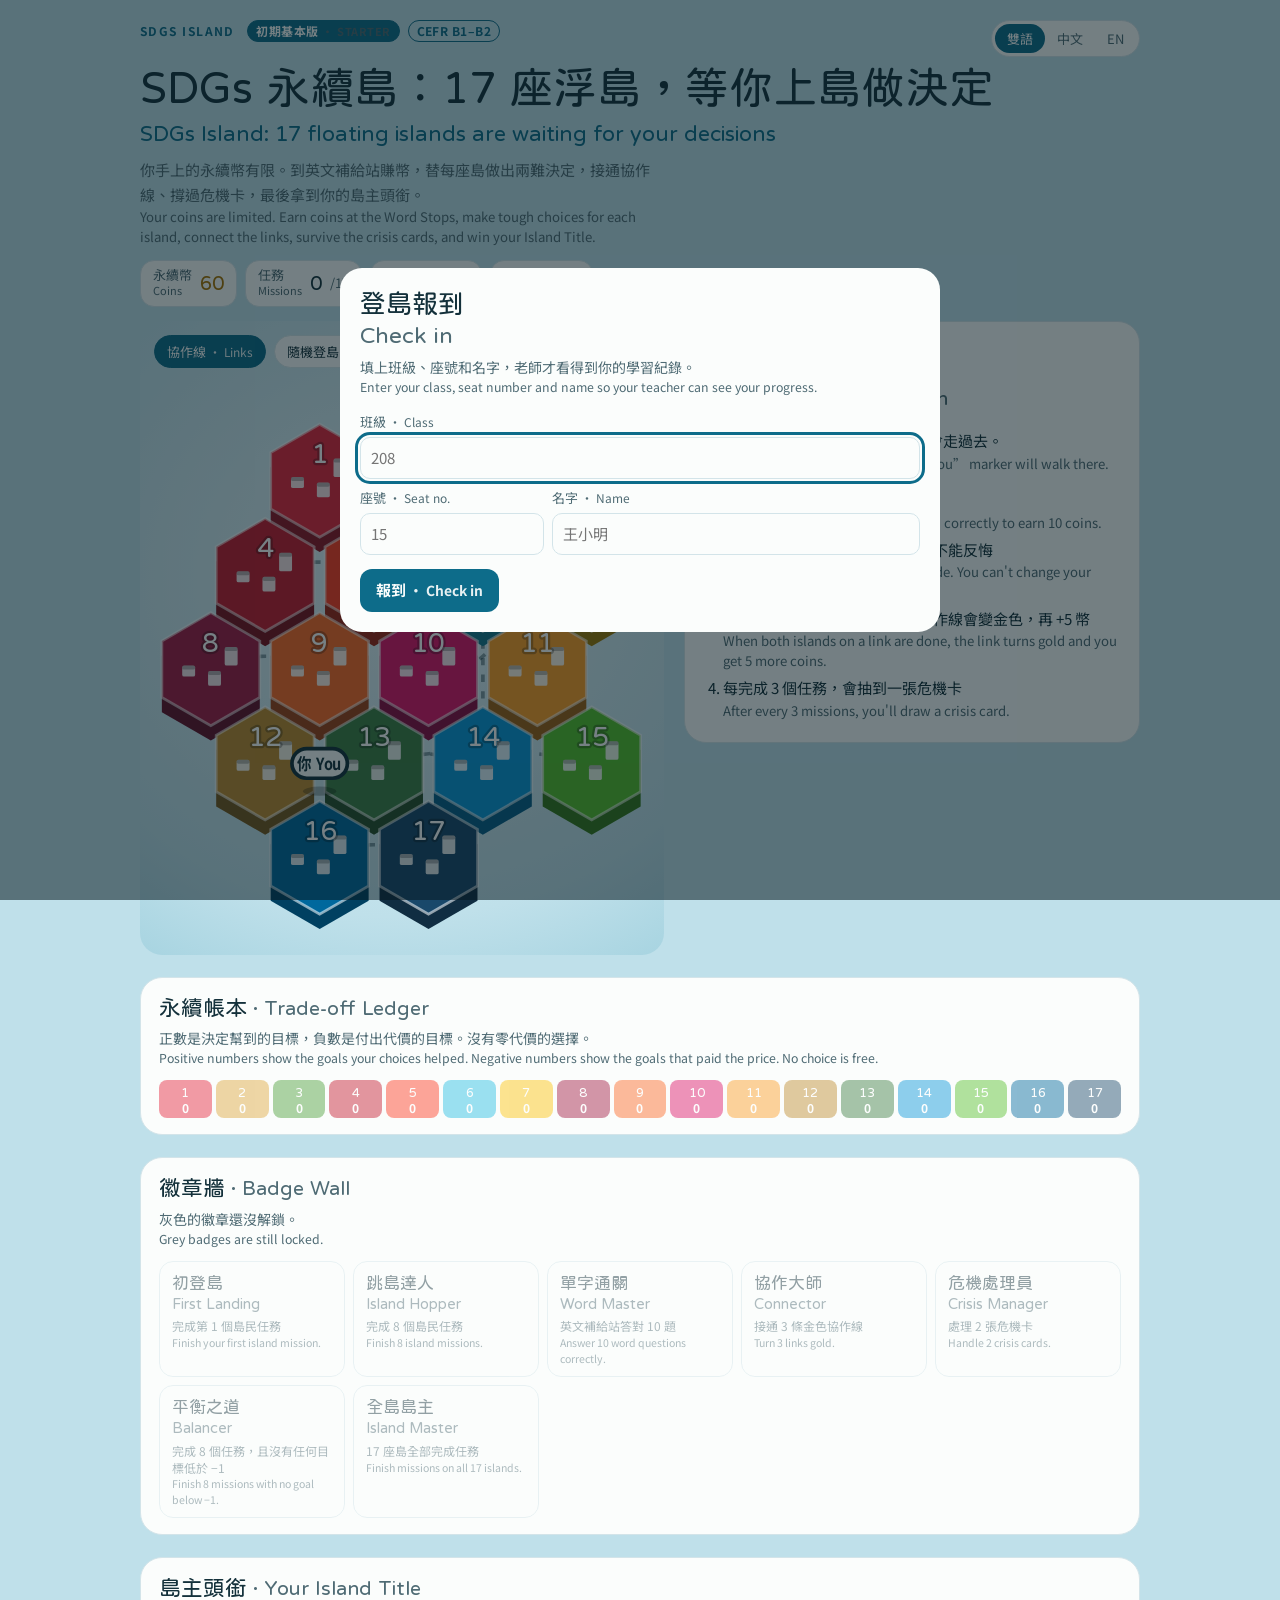
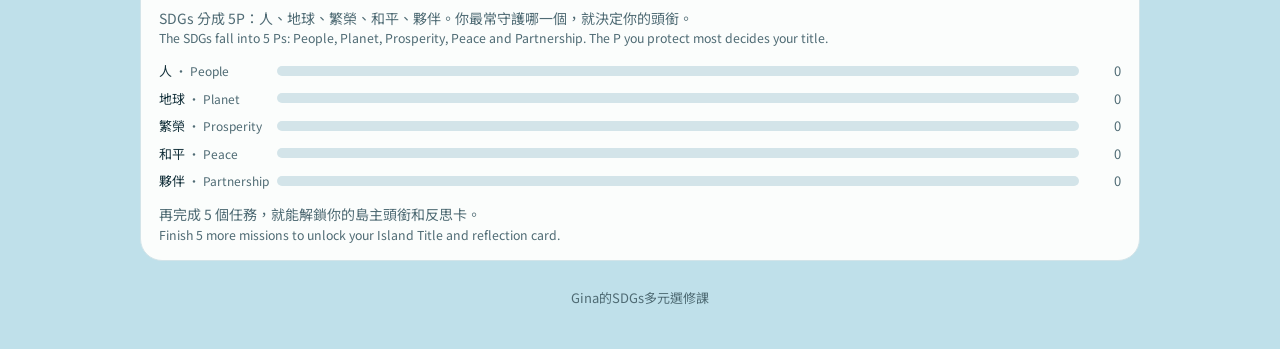
<file: sdgs-island/island.html>
<!doctype html>
<html lang="zh-Hant">
<head>
<meta charset="utf-8">
<meta name="viewport" content="width=device-width,initial-scale=1,viewport-fit=cover">
<title>SDGs 永續島</title>
<link rel="preconnect" href="https://fonts.googleapis.com">
<link rel="stylesheet" href="https://fonts.googleapis.com/css2?family=Huninn&family=Noto+Sans+TC:wght@400;500;700&display=swap">
<link rel="stylesheet" href="game.css">
<style>:root{padding-top:env(safe-area-inset-top,0px);padding-bottom:env(safe-area-inset-bottom,0px)}body{margin:0}img{max-width:100%}</style>
</head>
<body>

<div class="wrap">
  <header>
    <div class="top">
      <div class="kicker">SDGs Island <span class="pill stage-pill" id="stagePill"></span><span class="pill">CEFR B1–B2</span></div>
      <div class="lang" role="group" aria-label="Language">
        <button data-lang="both">雙語</button><button data-lang="zh">中文</button><button data-lang="en">EN</button>
      </div>
    </div>
    <h1 id="h1"></h1>
    <p id="intro"></p>
  </header>

  <div class="hud" id="hud"></div>

  <div class="stage">
    <div class="mapbox">
      <div class="tools">
        <button class="chip-btn" id="toggleLines" aria-pressed="true"></button>
        <button class="chip-btn" id="randomIsle"></button>
        <button class="chip-btn" id="resetBtn"></button>
      </div>
      <svg id="map" viewBox="0 0 360 330" role="group" aria-label="SDGs islands map"></svg>
    </div>
    <aside class="sheet" id="sheet" aria-live="polite"></aside>
  </div>

  <section class="panel">
    <h3 id="ledgerH"></h3>
    <p class="sub" id="ledgerSub"></p>
    <div class="cells" id="cells"></div>
  </section>

  <section class="panel">
    <h3 id="badgeH"></h3>
    <p class="sub" id="badgeSub"></p>
    <div class="badges" id="badges"></div>
  </section>

  <section class="panel">
    <h3 id="endH"></h3>
    <p class="sub" id="endSub"></p>
    <div class="titlecard" id="titlecard"></div>
  </section>

  <footer>Gina的SDGs多元選修課</footer>
</div>

<div class="overlay" id="overlay" hidden><div class="modal" id="modal" role="dialog" aria-modal="true"></div></div>
<div class="toast" id="toast" hidden></div>

<script src="config.js"></script>
<script src="data.js"></script>
<script>window.SDG_MODE="basic";</script>
<script src="game.js"></script>
</body>
</html>
</file>
<file: assets/style.css>
:root {
  --bg: #04251c;
  --bg2: #0a3a2b;
  --ink: #f2fbe6;
  --muted: #a9c9b6;
  --lime: #c6ff3d;
  --sun: #ffd23f;
  --sky: #3ddcff;
  --pink: #ff7ab6;
  --yes: #3ef08a;
  --no: #ff5a5f;
  --card: rgba(255, 255, 255, .07);
  --line: rgba(255, 255, 255, .14);
  --danger: #ff3b3b;
  --radius: 22px;
  --display: 'Bungee', 'Noto Sans TC', system-ui, sans-serif;
  --body: 'Noto Sans TC', system-ui, -apple-system, 'PingFang TC', 'Microsoft JhengHei', sans-serif;
  color-scheme: dark;
}
* { box-sizing: border-box; }
html, body { margin: 0; min-height: 100%; }
body {
  font-family: var(--body);
  color: var(--ink);
  background:
    radial-gradient(1200px 600px at 15% -10%, rgba(198, 255, 61, .16), transparent 60%),
    radial-gradient(900px 600px at 110% 10%, rgba(61, 220, 255, .14), transparent 60%),
    radial-gradient(800px 500px at 50% 120%, rgba(255, 210, 63, .12), transparent 60%),
    var(--bg);
  overflow-x: hidden;
  -webkit-tap-highlight-color: transparent;
}
body::before { /* 細點網格 */
  content: ''; position: fixed; inset: 0; pointer-events: none; z-index: 0;
  background-image: radial-gradient(rgba(255,255,255,.07) 1px, transparent 1px);
  background-size: 22px 22px;
}
main, header, .layer { position: relative; z-index: 1; }
button { font-family: inherit; cursor: pointer; }
input, textarea { font-family: inherit; }
.hidden { display: none !important; }

/* ---------- 共用元件 ---------- */
.brand { display: flex; align-items: center; gap: 10px; font-weight: 900; letter-spacing: .02em; }
.brand .leaf { width: 34px; height: 34px; border-radius: 10px; display: grid; place-items: center; background: var(--lime); color: #063; font-size: 20px; box-shadow: 0 0 24px rgba(198,255,61,.5); }
.kicker { font-family: var(--display); font-size: 13px; letter-spacing: .14em; color: var(--lime); text-transform: uppercase; }

.btn {
  border: 0; border-radius: 999px; padding: 14px 26px; font-weight: 900; font-size: 18px;
  background: var(--lime); color: #052; box-shadow: 0 6px 0 #6f9d17, 0 10px 30px rgba(198,255,61,.25);
  transition: transform .08s, box-shadow .08s, filter .2s;
}
.btn:active { transform: translateY(4px); box-shadow: 0 2px 0 #6f9d17; }
.btn:disabled { filter: grayscale(1) brightness(.6); cursor: not-allowed; }
.btn.ghost { background: transparent; color: var(--ink); box-shadow: inset 0 0 0 2px var(--line); }
.btn.ghost:active { transform: translateY(2px); }
.btn.sun { background: var(--sun); box-shadow: 0 6px 0 #b8901a, 0 10px 30px rgba(255,210,63,.25); color: #3a2a00; }
.btn.danger { background: var(--no); color: #fff; box-shadow: 0 6px 0 #a92d31; }

.card { background: var(--card); border: 1px solid var(--line); border-radius: var(--radius); backdrop-filter: blur(6px); }

/* ---------- 左上角計時器 ---------- */
.timer {
  position: fixed; top: 14px; left: 14px; z-index: 50;
  display: flex; align-items: center; gap: 10px;
  padding: 8px 16px 8px 8px; border-radius: 999px;
  background: rgba(0, 0, 0, .55); border: 2px solid var(--lime);
  box-shadow: 0 0 30px rgba(198,255,61,.35);
  transition: border-color .3s, box-shadow .3s, transform .2s;
}
.timer svg { width: 54px; height: 54px; transform: rotate(-90deg); }
.timer .track { stroke: rgba(255,255,255,.15); }
.timer .ring { stroke: var(--lime); transition: stroke .3s; stroke-linecap: round; }
.timer .num { font-family: var(--display); font-size: 34px; line-height: 1; min-width: 2.2ch; text-align: right; font-variant-numeric: tabular-nums; }
.timer .lbl { font-size: 12px; color: var(--muted); line-height: 1.1; font-weight: 700; }
.timer.idle { border-color: var(--line); box-shadow: none; }
.timer.idle .ring { stroke: transparent; }
.timer.warn { border-color: var(--sun); box-shadow: 0 0 34px rgba(255,210,63,.55); }
.timer.warn .ring { stroke: var(--sun); }
.timer.danger { border-color: var(--danger); box-shadow: 0 0 40px rgba(255,59,59,.8); animation: pulse .5s ease-in-out infinite alternate; }
.timer.danger .ring { stroke: var(--danger); }
.timer.danger .num { color: #ffd6d6; }
@keyframes pulse { from { transform: scale(1); } to { transform: scale(1.08); } }

/* 最後 10 秒紅色暈影 */
.vignette { position: fixed; inset: 0; pointer-events: none; z-index: 40; opacity: 0; transition: opacity .4s;
  box-shadow: inset 0 0 160px 40px rgba(255, 30, 30, .55); }
.vignette.on { opacity: 1; animation: vig 1s ease-in-out infinite; }
@keyframes vig { 0%,100% { opacity: .55; } 50% { opacity: 1; } }

.shake { animation: shake .35s linear infinite; }
@keyframes shake { 0%,100% { transform: translate(0,0); } 25% { transform: translate(-3px,2px); } 50% { transform: translate(3px,-2px); } 75% { transform: translate(-2px,-3px); } }

/* ---------- 彩帶 ---------- */
.confetti-box { position: fixed; inset: 0; pointer-events: none; z-index: 90; overflow: hidden; }
.confetti-box i { position: absolute; top: -20px; width: 10px; height: 16px; animation: fall linear forwards; }
@keyframes fall { to { transform: translate(var(--dx), 110vh) rotate(var(--rot)); } }

.demo-badge { position: fixed; right: 12px; bottom: 12px; z-index: 95; background: var(--sun); color: #3a2a00; font-weight: 900; font-size: 12px; padding: 6px 12px; border-radius: 999px; box-shadow: 0 4px 14px rgba(0,0,0,.4); }

.credit { text-align: center; color: var(--muted); font-size: 12px; padding: 24px 16px 40px; opacity: .8; }

.toast { position: fixed; left: 50%; bottom: 28px; transform: translateX(-50%) translateY(20px); opacity: 0; z-index: 99;
  background: #111; border: 1px solid var(--line); padding: 12px 20px; border-radius: 14px; font-weight: 700; transition: .25s; max-width: calc(100vw - 32px); text-align: center; }
.toast.show { opacity: 1; transform: translateX(-50%) translateY(0); }
.toast.err { border-color: var(--no); color: #ffd6d6; }

@media (prefers-reduced-motion: reduce) {
  *, *::before, *::after { animation-duration: .01ms !important; animation-iteration-count: 1 !important; transition-duration: .01ms !important; }
}
</file>
<file: sdgs-island/game.css>
/* Layout: HUD strip, then a floating 17-hex archipelago beside a "you are here" sheet; below, ledger, badges, end card. zh/en pairs switched by body[data-lang] */
:root{
  --sea:#bfe0ea; --sea-deep:#8cc6d6; --wave:#e6f4f8;
  --paper:#fbfdfc; --ink:#14313b; --muted:#4f6b74; --line:#d3e4e9;
  --accent:#0d6c8a; --gold:#a87200; --good:#2e7d4f; --bad:#b4372f;
  --display:"Huninn","Noto Sans TC",system-ui,sans-serif;
  --body:"Noto Sans TC",system-ui,-apple-system,"PingFang TC","Microsoft JhengHei",sans-serif;
}
@media (prefers-color-scheme: dark){:root:not([data-theme="light"]){
  --sea:#0f2a35; --sea-deep:#0a1f28; --wave:#16394a;
  --paper:#132b35; --ink:#e7f2f5; --muted:#9db7bf; --line:#24485a;
  --accent:#5cc3e0; --gold:#f2c14e; --good:#6fd39a; --bad:#ff8a7d; color-scheme:dark}}
:root[data-theme="dark"]{
  --sea:#0f2a35; --sea-deep:#0a1f28; --wave:#16394a;
  --paper:#132b35; --ink:#e7f2f5; --muted:#9db7bf; --line:#24485a;
  --accent:#5cc3e0; --gold:#f2c14e; --good:#6fd39a; --bad:#ff8a7d; color-scheme:dark}
body{background:var(--sea);color:var(--ink);font-family:var(--body);font-size:15px;line-height:1.65}
body[data-lang="zh"] .en{display:none}
body[data-lang="en"] .zh{display:none}
body[data-lang="both"] .en{display:block;font-size:.88em;color:var(--muted);line-height:1.45}
body[data-lang="both"] .en.i{display:inline;font-size:.92em}
body[data-lang="both"] .en.i::before{content:" · "}
body[data-lang="both"] .sheet-head .en,body[data-lang="both"] .main-btn .en,body[data-lang="both"] .chip-btn[aria-pressed="true"] .en,body[data-lang="both"] .tag .en,body[data-lang="both"] .vote button[aria-pressed="true"] .en{color:inherit;opacity:.92}
.wrap{max-width:1000px;margin:0 auto;padding-block:20px 40px;padding-left:max(16px,env(safe-area-inset-left,0px));padding-right:max(16px,env(safe-area-inset-right,0px))}
.top{display:flex;justify-content:space-between;gap:12px;align-items:flex-start;flex-wrap:wrap}
.lang{display:inline-flex;background:var(--paper);border:1px solid var(--line);border-radius:999px;padding:3px}
.lang button{font:inherit;font-size:13px;border:0;background:transparent;color:var(--muted);border-radius:999px;padding:4px 12px;cursor:pointer}
.lang button[aria-pressed="true"]{background:var(--accent);color:var(--paper)}
header h1{font-family:var(--display);font-weight:400;font-size:clamp(28px,6vw,44px);line-height:1.15;margin:6px 0 0;text-wrap:balance}
body[data-lang="both"] header h1 .en{font-family:var(--display);font-size:.5em;margin-top:4px;color:var(--accent)}
header p{margin:8px 0 0;color:var(--muted);max-width:66ch}
.kicker{font-size:12px;letter-spacing:.12em;text-transform:uppercase;color:var(--accent);font-weight:700}
.pill{display:inline-block;margin-left:8px;border:1px solid var(--accent);border-radius:99px;padding:0 8px;letter-spacing:.04em}
.pill.stage-pill{background:var(--accent);color:var(--paper)}
.hud{display:flex;flex-wrap:wrap;gap:8px;margin-top:14px}
.stat{background:var(--paper);border:1px solid var(--line);border-radius:14px;padding:6px 12px;display:flex;gap:8px;align-items:center;font-size:13px;color:var(--muted)}
.stat .lb{line-height:1.25}
body[data-lang="both"] .stat .en{font-size:11px}
.stat b{font-family:var(--display);font-weight:400;font-size:20px;color:var(--ink);font-variant-numeric:tabular-nums}
.stat.coin b{color:var(--gold)}
.stat.click{cursor:pointer}
.stat.bump b{animation:bump .5s}
@keyframes bump{40%{transform:scale(1.35)}}
.stage{display:grid;grid-template-columns:minmax(0,1.15fr) minmax(0,1fr);gap:20px;margin-top:14px;align-items:start}
@media (max-width:760px){.stage{grid-template-columns:1fr}}
.mapbox{position:relative;border-radius:22px;background:radial-gradient(120% 90% at 50% 40%,var(--wave),var(--sea) 60%,var(--sea-deep));padding:8px}
.tools{display:flex;gap:8px;flex-wrap:wrap;padding:6px 6px 0}
.chip-btn{font:inherit;font-size:13px;border:1px solid var(--line);background:var(--paper);color:var(--ink);border-radius:999px;padding:5px 12px;cursor:pointer}
.chip-btn[aria-pressed="true"]{background:var(--accent);color:var(--paper);border-color:var(--accent)}
button:focus-visible,.hex:focus-visible,input:focus-visible,textarea:focus-visible,.stat.click:focus-visible{outline:3px solid var(--accent);outline-offset:2px}
svg{display:block;width:100%;height:auto}
.hex{cursor:pointer;outline:none}
.lift{transition:transform .25s ease}
.hex:hover .lift,.hex.sel .lift{transform:translateY(-5px)}
.flag,.tree,.spark{display:none}
.hex.done .flag,.hex.done .tree,.hex.quizzed .spark{display:block}
.num{font-family:var(--display);font-size:15px;fill:#fff;paint-order:stroke;stroke:rgba(0,0,0,.28);stroke-width:2.4px;pointer-events:none}
.collab{stroke:var(--ink);stroke-width:2;stroke-dasharray:4 5;opacity:.45;fill:none;pointer-events:none;transition:opacity .3s}
.collab.hot{opacity:1;stroke:var(--accent);stroke-width:3}
.collab.on{stroke:var(--gold);stroke-dasharray:none;stroke-width:3.2;opacity:.95}
.pin{transition:transform .6s cubic-bezier(.5,1.6,.4,1);pointer-events:none}
@media (prefers-reduced-motion:reduce){.pin,.lift{transition:none}.stat.bump b{animation:none}}
.sheet{background:var(--paper);border-radius:22px;border:1px solid var(--line);overflow:hidden}
.sheet-head{padding:16px 18px;color:#fff}
.sheet-head .n{font-family:var(--display);font-size:13px;opacity:.9;letter-spacing:.08em}
.sheet-head h2{font-family:var(--display);font-weight:400;font-size:26px;margin:2px 0 0;line-height:1.2}
.sheet-head .sdgname{font-size:13px;opacity:.95;margin-top:2px}
.sheet-body{padding:14px 18px 18px;display:grid;gap:16px}
.sec-label{font-size:12px;letter-spacing:.08em;color:var(--muted);font-weight:700;margin-bottom:6px;display:flex;justify-content:space-between;gap:8px;flex-wrap:wrap}
.sec-label em{font-style:normal;color:var(--gold)}
.step{display:inline-grid;place-items:center;width:20px;height:20px;border-radius:50%;background:var(--accent);color:var(--paper);font-size:12px;margin-right:6px;font-family:var(--display)}
.step.ok{background:var(--good)}
.blds{list-style:none;margin:0;padding:0;display:grid;gap:8px}
.blds li{display:flex;gap:10px;align-items:baseline}
.blds .b{width:10px;height:10px;border-radius:2px;flex:none;transform:translateY(1px)}
.voice{font-size:14px;border-left:3px solid var(--line);padding-left:10px;margin:0}
.box{border:1px dashed var(--line);border-radius:14px;padding:12px 14px}
.box > p{margin:0 0 10px}
.opts{display:grid;gap:8px}
.opt{font:inherit;text-align:left;border:1.5px solid var(--line);background:transparent;color:var(--ink);border-radius:12px;padding:9px 12px;cursor:pointer;display:block;width:100%}
.opt:hover:not(:disabled){border-color:var(--accent)}
.opt:disabled{cursor:default;opacity:.55}
.opt.picked{opacity:1;border-color:var(--accent);background:color-mix(in srgb,var(--accent) 12%,transparent)}
.opt.right{opacity:1;border-color:var(--good);background:color-mix(in srgb,var(--good) 14%,transparent)}
.opt.wrong{opacity:1;border-color:var(--bad)}
.opt > b{font-family:var(--display);font-weight:400;margin-right:6px;color:var(--accent)}
.opt .cost{float:right;font-size:12px;color:var(--gold);font-weight:700;margin-left:8px}
.opts.qz{grid-template-columns:repeat(3,minmax(0,1fr))}
.opts.qz .opt{text-align:center;padding:8px 4px}
.static-opt{border:1.5px solid var(--line);border-radius:12px;padding:9px 12px}
.static-opt.lead{border-color:var(--accent)}
.static-opt > b{font-family:var(--display);font-weight:400;margin-right:6px;color:var(--accent)}
.static-opt .cost{float:right;font-size:12px;color:var(--gold);font-weight:700;margin-left:8px}
.hint{font-size:13px;color:var(--bad);margin-top:8px}
.note{font-size:13px;color:var(--muted);margin:6px 0 0}
.result{margin-top:10px;font-size:14px;display:flex;flex-wrap:wrap;gap:6px;align-items:center}
.tag{display:inline-flex;align-items:center;gap:4px;border-radius:999px;padding:1px 9px;font-size:12px;font-weight:700;color:#fff}
.links{display:flex;flex-wrap:wrap;gap:6px}
.link-btn{font:inherit;font-size:13px;border:1px solid var(--line);background:transparent;color:var(--ink);border-radius:10px;padding:4px 10px;cursor:pointer;text-align:left}
.link-btn.on{border-color:var(--gold);color:var(--gold);font-weight:700}
.evs{display:grid;gap:8px}
.ev{font:inherit;text-align:left;border:1.5px solid var(--line);background:transparent;color:var(--ink);border-radius:12px;padding:9px 12px;cursor:pointer;display:grid;grid-template-columns:auto minmax(0,1fr);gap:10px}
.ev .side{font-family:var(--display);font-size:12px;border-radius:8px;padding:2px 7px;background:var(--line);color:var(--ink);height:fit-content}
.ev[aria-pressed="true"]{border-color:var(--accent);background:color-mix(in srgb,var(--accent) 10%,transparent)}
.ev:disabled{cursor:default}
.vote{display:grid;gap:6px}
.vrow{display:grid;grid-template-columns:minmax(0,1fr) auto;gap:8px;align-items:center;font-size:14px}
.vrow .who small{color:var(--muted)}
.vbtns{display:flex;gap:4px}
.vote button{font:inherit;font-family:var(--display);min-width:38px;border:1.5px solid var(--line);background:transparent;color:var(--ink);border-radius:10px;padding:3px 8px;cursor:pointer}
.vote button[aria-pressed="true"]{background:var(--accent);color:var(--paper);border-color:var(--accent)}
.tally{font-size:13px;color:var(--muted);margin-top:6px}
.chips{display:flex;flex-wrap:wrap;gap:6px}
.chip{font:inherit;font-size:13px;font-weight:700;border:2px solid transparent;color:#fff;border-radius:999px;padding:2px 10px;cursor:pointer;opacity:.75}
.chip[aria-pressed="true"]{opacity:1;border-color:var(--ink);box-shadow:0 0 0 2px var(--paper) inset}
.chip:disabled{cursor:default}
.mini{font-size:12px;min-width:30px;padding:2px 6px}
.checklist{list-style:none;margin:8px 0 0;padding:0;display:grid;gap:2px;font-size:13px}
.checklist li{color:var(--muted)}
.checklist li.ok{color:var(--good)}
.frames{font-size:13px}
.frames summary{cursor:pointer;color:var(--accent);font-weight:700}
.frames ul{margin:6px 0 0;padding-left:18px;display:grid;gap:2px}
.log{display:grid;gap:8px}
.logitem{border-left:4px solid var(--line);padding:4px 0 4px 10px;font-size:14px}
.empty{padding:22px 18px}
.empty h2{font-family:var(--display);font-weight:400;margin:0 0 6px;font-size:24px}
.empty ol{margin:8px 0 0;padding-left:20px;display:grid;gap:6px}
.panel{margin-top:22px;background:var(--paper);border:1px solid var(--line);border-radius:22px;padding:16px 18px}
.panel h3{font-family:var(--display);font-weight:400;font-size:22px;margin:0;line-height:1.3}
.panel .sub{color:var(--muted);margin:4px 0 12px;font-size:14px}
.cells{display:grid;grid-template-columns:repeat(17,minmax(0,1fr));gap:4px}
@media (max-width:620px){.cells{grid-template-columns:repeat(9,minmax(0,1fr))}}
.cell{border-radius:8px;padding:5px 0 4px;text-align:center;color:#fff;font-family:var(--display);font-size:13px;line-height:1.1;font-variant-numeric:tabular-nums}
.cell span{display:block;font-family:var(--body);font-weight:700;font-size:12px;margin-top:2px}
.badges{display:grid;grid-template-columns:repeat(auto-fill,minmax(160px,1fr));gap:8px}
.badge{border:1px solid var(--line);border-radius:14px;padding:10px 12px;opacity:.45}
.badge.got{opacity:1;border-color:var(--gold);background:color-mix(in srgb,var(--gold) 10%,transparent)}
.badge .t{font-family:var(--display);font-size:17px;line-height:1.25}
.badge .d{font-size:12px;line-height:1.4;margin-top:4px;color:var(--muted)}
.titlecard{display:grid;gap:12px}
.ptitle{font-family:var(--display);font-size:clamp(24px,5vw,32px);line-height:1.2}
.pbars{display:grid;gap:6px}
.pbar{display:grid;grid-template-columns:110px minmax(0,1fr) 34px;gap:8px;align-items:center;font-size:13px}
.pbar .track{height:10px;border-radius:99px;background:var(--line);overflow:hidden}
.pbar .fill{height:100%;border-radius:99px;background:var(--accent);transition:width .5s}
.pbar .v{text-align:right;font-variant-numeric:tabular-nums;color:var(--muted)}
.field{display:grid;gap:4px}
.field label{font-size:13px;color:var(--muted)}
input,textarea{font:inherit;color:var(--ink);background:transparent;border:1.5px solid var(--line);border-radius:10px;padding:8px 10px;width:100%;box-sizing:border-box}
textarea{min-height:70px;resize:vertical}
.row{display:flex;gap:8px;flex-wrap:wrap;align-items:center}
.main-btn{font:inherit;font-weight:700;border:0;background:var(--accent);color:var(--paper);border-radius:12px;padding:9px 16px;cursor:pointer;text-align:left}
.main-btn:disabled{opacity:.45;cursor:default}
.ghost{font:inherit;font-size:13px;border:1px dashed var(--accent);background:transparent;color:var(--accent);border-radius:10px;padding:6px 12px;cursor:pointer}
.starters{display:flex;flex-wrap:wrap;gap:6px}
.starters button{font:inherit;font-size:12px;border:1px dashed var(--line);background:transparent;color:var(--muted);border-radius:99px;padding:3px 10px;cursor:pointer}
.wordbank{font-size:13px;color:var(--muted)}
.wordbank b{color:var(--ink);font-weight:500}
.qs{margin:0;padding-left:20px;display:grid;gap:6px}
.secret{border:1px solid var(--line);border-radius:12px;padding:8px 12px;font-size:14px}
.secret.met{border-color:var(--good)}
#cardOut{white-space:pre-wrap;font-size:13px;background:color-mix(in srgb,var(--accent) 6%,transparent);border-radius:12px;padding:10px 12px;margin:0;font-family:var(--body);max-height:320px;overflow:auto}
.overlay{position:fixed;inset:0;z-index:20;background:rgba(6,24,32,.55);display:grid;place-items:center;padding:calc(16px + env(safe-area-inset-top,0px)) max(16px,env(safe-area-inset-right,0px)) calc(16px + env(safe-area-inset-bottom,0px)) max(16px,env(safe-area-inset-left,0px));overflow-y:auto}
.modal{background:var(--paper);color:var(--ink);border-radius:22px;max-width:600px;width:100%;padding:20px;box-sizing:border-box}
.modal h2{font-family:var(--display);font-weight:400;font-size:26px;margin:0 0 4px;line-height:1.2}
.modal .sub{color:var(--muted);margin:0 0 14px;font-size:14px}
.roles{display:grid;grid-template-columns:repeat(2,minmax(0,1fr));gap:10px}
@media (max-width:460px){.roles{grid-template-columns:1fr}}
.role-card{border:1.5px solid var(--line);border-radius:14px;padding:12px;display:grid;gap:8px}
.role-card .t{font-family:var(--display);font-size:19px;line-height:1.3}
.role-card .d{font-size:12px;line-height:1.45;color:var(--muted)}
.peek{font:inherit;font-size:12px;border:1px solid var(--line);background:transparent;color:var(--accent);border-radius:8px;padding:3px 8px;cursor:pointer;justify-self:start}
.crisis-head{display:inline-block;background:var(--bad);color:#fff;border-radius:99px;padding:2px 12px;font-size:12px;font-weight:700;letter-spacing:.08em;margin-bottom:8px}
.crisis-head.ripple{background:var(--accent)}
.toast{position:fixed;left:50%;bottom:calc(18px + env(safe-area-inset-bottom,0px));transform:translateX(-50%);z-index:30;background:var(--ink);color:var(--paper);border-radius:14px;padding:10px 16px;font-size:14px;max-width:calc(100% - 32px);box-shadow:0 8px 24px rgba(0,0,0,.25)}
[hidden]{display:none!important}
.toast{pointer-events:none}
footer{margin-top:26px;text-align:center;color:var(--muted);font-size:13px}
</file>
